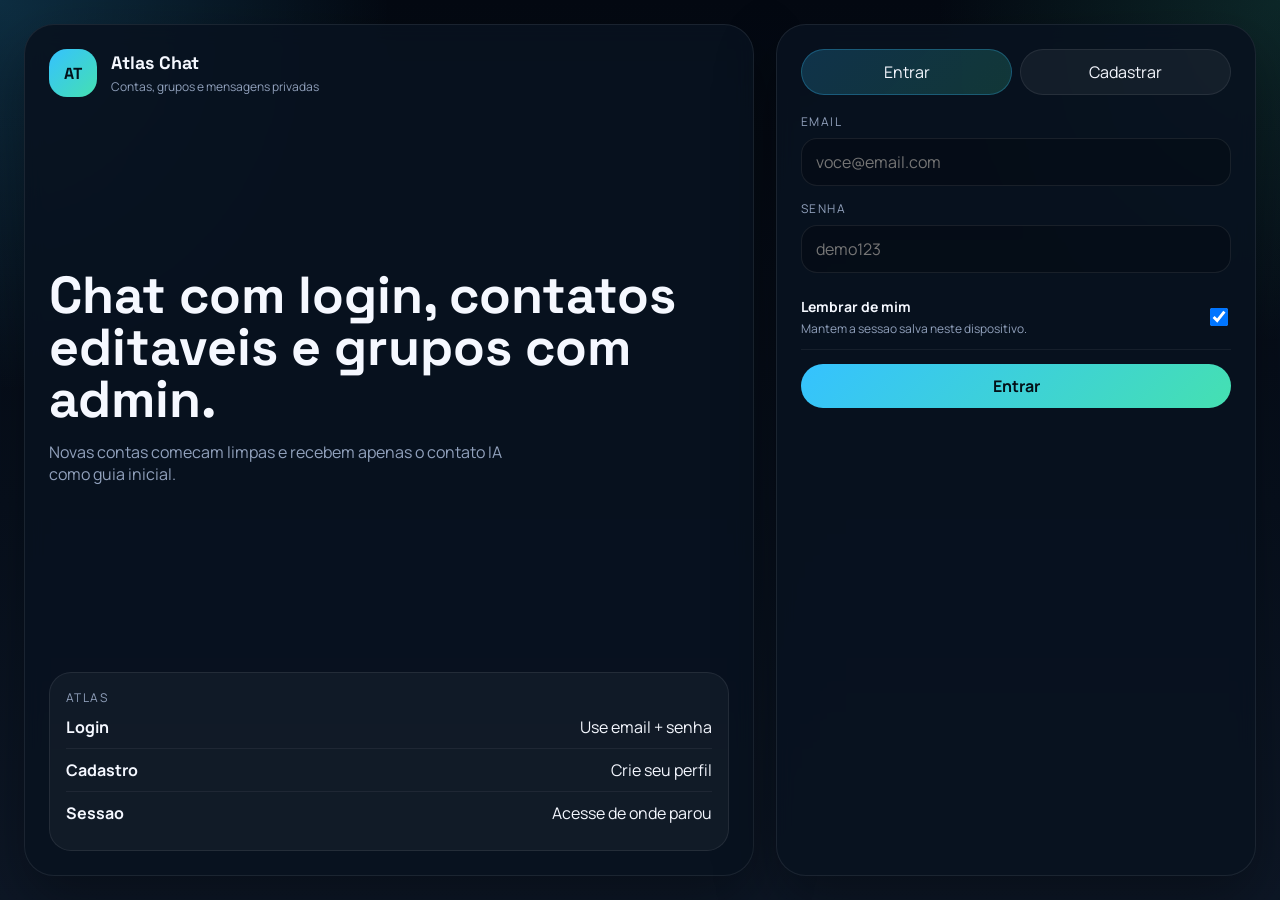
<file: index.html>
<!DOCTYPE html>
<html lang="pt-BR">
<head>
  <meta charset="UTF-8">
  <meta name="viewport" content="width=device-width, initial-scale=1.0">
  <title>Atlas Chat - Login</title>
  <link rel="preconnect" href="https://fonts.googleapis.com">
  <link rel="preconnect" href="https://fonts.gstatic.com" crossorigin>
  <link href="https://fonts.googleapis.com/css2?family=Manrope:wght@400;500;600;700&family=Space+Grotesk:wght@500;700&display=swap" rel="stylesheet">
  <link rel="stylesheet" href="style.css">
</head>
<body class="page-auth">
  <main class="auth-shell">
    <section class="auth-hero">
      <a class="brand brand-auth" href="index.html">
        <span class="brand-mark">AT</span>
        <span>
          <strong>Atlas Chat</strong>
          <small>Contas, grupos e mensagens privadas</small>
        </span>
      </a>

      <div class="auth-copy">
        <h1>Chat com login, contatos editaveis e grupos com admin.</h1>
        <p>Novas contas comecam limpas e recebem apenas o contato IA como guia inicial.</p>
      </div>

      <div class="auth-demo">
        <div class="card-kicker">Atlas</div>
        <div class="demo-item"><strong>Login</strong><span>Use email + senha</span></div>
        <div class="demo-item"><strong>Cadastro</strong><span>Crie seu perfil</span></div>
        <div class="demo-item"><strong>Sessao</strong><span>Acesse de onde parou</span></div>
      </div>
    </section>

    <section class="auth-panel">
      <div class="auth-tabs">
        <button id="login-tab" class="auth-tab active" type="button">Entrar</button>
        <button id="register-tab" class="auth-tab" type="button">Cadastrar</button>
      </div>

      <form id="login-form" class="auth-form">
        <label class="field">
          <span>Email</span>
          <input id="login-identifier" type="email" placeholder="voce@email.com" required>
        </label>
        <label class="field">
          <span>Senha</span>
          <input id="login-password" type="password" placeholder="demo123" required>
        </label>
        <label class="toggle-row auth-remember-row">
          <div>
            <strong>Lembrar de mim</strong>
            <span class="muted-line">Mantem a sessao salva neste dispositivo.</span>
          </div>
          <input id="remember-me" type="checkbox" checked>
        </label>
        <button class="primary-btn wide" type="submit">Entrar</button>
      </form>

      <form id="register-form" class="auth-form hidden">
        <label class="field">
          <span>Nome</span>
          <input id="register-name" type="text" placeholder="Seu nome" required>
        </label>
        <label class="field">
          <span>Usuario</span>
          <input id="register-username" type="text" placeholder="usuario.sem.espacos" required>
          <small class="field-note">Sem espacos, acentos ou caracteres especiais fora de . _ -</small>
        </label>
        <label class="field">
          <span>Email</span>
          <input id="register-email" type="email" placeholder="voce@atlas.local" required>
        </label>
        <label class="field">
          <span>Bio</span>
          <input id="register-bio" type="text" placeholder="Ex.: Product designer">
        </label>
        <label class="field">
          <span>Senha</span>
          <input id="register-password" type="password" placeholder="Crie uma senha" required>
        </label>
        <label class="field">
          <span>Confirmar senha</span>
          <input id="register-confirm-password" type="password" placeholder="Repita a senha" required>
        </label>
        <button class="primary-btn wide" type="submit">Criar conta</button>
      </form>

      <p id="auth-feedback" class="auth-feedback"></p>
    </section>
  </main>

  <script type="module" src="auth.js"></script>
</body>
</html>
</file>
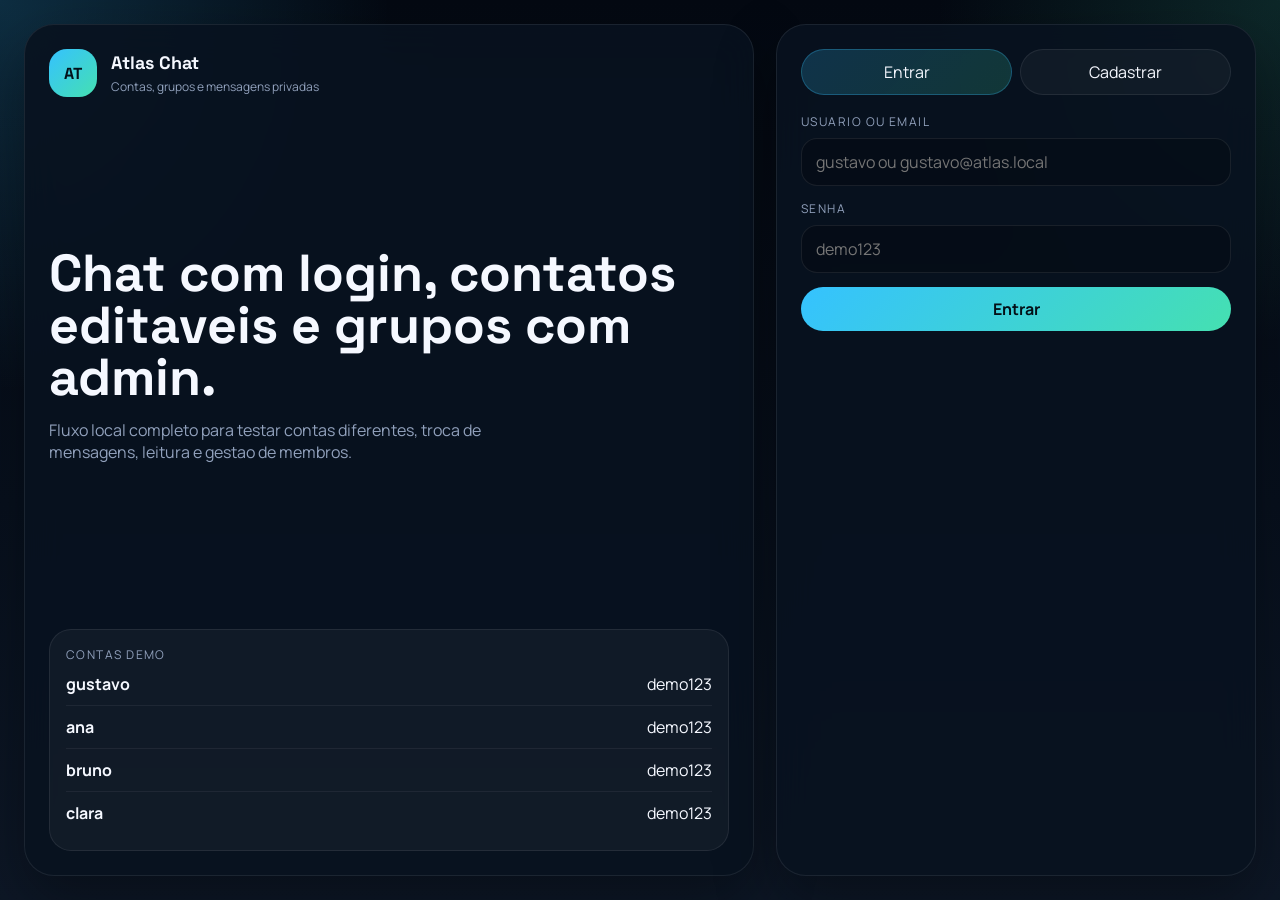
<file: backup/local-storage-demo/index.html>
<!DOCTYPE html>
<html lang="pt-BR">
<head>
  <meta charset="UTF-8">
  <meta name="viewport" content="width=device-width, initial-scale=1.0">
  <title>Atlas Chat - Login</title>
  <link rel="preconnect" href="https://fonts.googleapis.com">
  <link rel="preconnect" href="https://fonts.gstatic.com" crossorigin>
  <link href="https://fonts.googleapis.com/css2?family=Manrope:wght@400;500;600;700&family=Space+Grotesk:wght@500;700&display=swap" rel="stylesheet">
  <link rel="stylesheet" href="style.css">
</head>
<body class="page-auth">
  <main class="auth-shell">
    <section class="auth-hero">
      <a class="brand brand-auth" href="index.html">
        <span class="brand-mark">AT</span>
        <span>
          <strong>Atlas Chat</strong>
          <small>Contas, grupos e mensagens privadas</small>
        </span>
      </a>

      <div class="auth-copy">
        <h1>Chat com login, contatos editaveis e grupos com admin.</h1>
        <p>Fluxo local completo para testar contas diferentes, troca de mensagens, leitura e gestao de membros.</p>
      </div>

      <div class="auth-demo">
        <div class="card-kicker">Contas demo</div>
        <div class="demo-item"><strong>gustavo</strong><span>demo123</span></div>
        <div class="demo-item"><strong>ana</strong><span>demo123</span></div>
        <div class="demo-item"><strong>bruno</strong><span>demo123</span></div>
        <div class="demo-item"><strong>clara</strong><span>demo123</span></div>
      </div>
    </section>

    <section class="auth-panel">
      <div class="auth-tabs">
        <button id="login-tab" class="auth-tab active" type="button">Entrar</button>
        <button id="register-tab" class="auth-tab" type="button">Cadastrar</button>
      </div>

      <form id="login-form" class="auth-form">
        <label class="field">
          <span>Usuario ou email</span>
          <input id="login-identifier" type="text" placeholder="gustavo ou gustavo@atlas.local" required>
        </label>
        <label class="field">
          <span>Senha</span>
          <input id="login-password" type="password" placeholder="demo123" required>
        </label>
        <button class="primary-btn wide" type="submit">Entrar</button>
      </form>

      <form id="register-form" class="auth-form hidden">
        <label class="field">
          <span>Nome</span>
          <input id="register-name" type="text" placeholder="Seu nome" required>
        </label>
        <label class="field">
          <span>Usuario</span>
          <input id="register-username" type="text" placeholder="seuusuario" required>
        </label>
        <label class="field">
          <span>Email</span>
          <input id="register-email" type="email" placeholder="voce@atlas.local" required>
        </label>
        <label class="field">
          <span>Bio</span>
          <input id="register-bio" type="text" placeholder="Ex.: Product designer">
        </label>
        <label class="field">
          <span>Senha</span>
          <input id="register-password" type="password" placeholder="Crie uma senha" required>
        </label>
        <button class="primary-btn wide" type="submit">Criar conta</button>
      </form>

      <p id="auth-feedback" class="auth-feedback"></p>
    </section>
  </main>

  <script type="module" src="auth.js"></script>
</body>
</html>
</file>
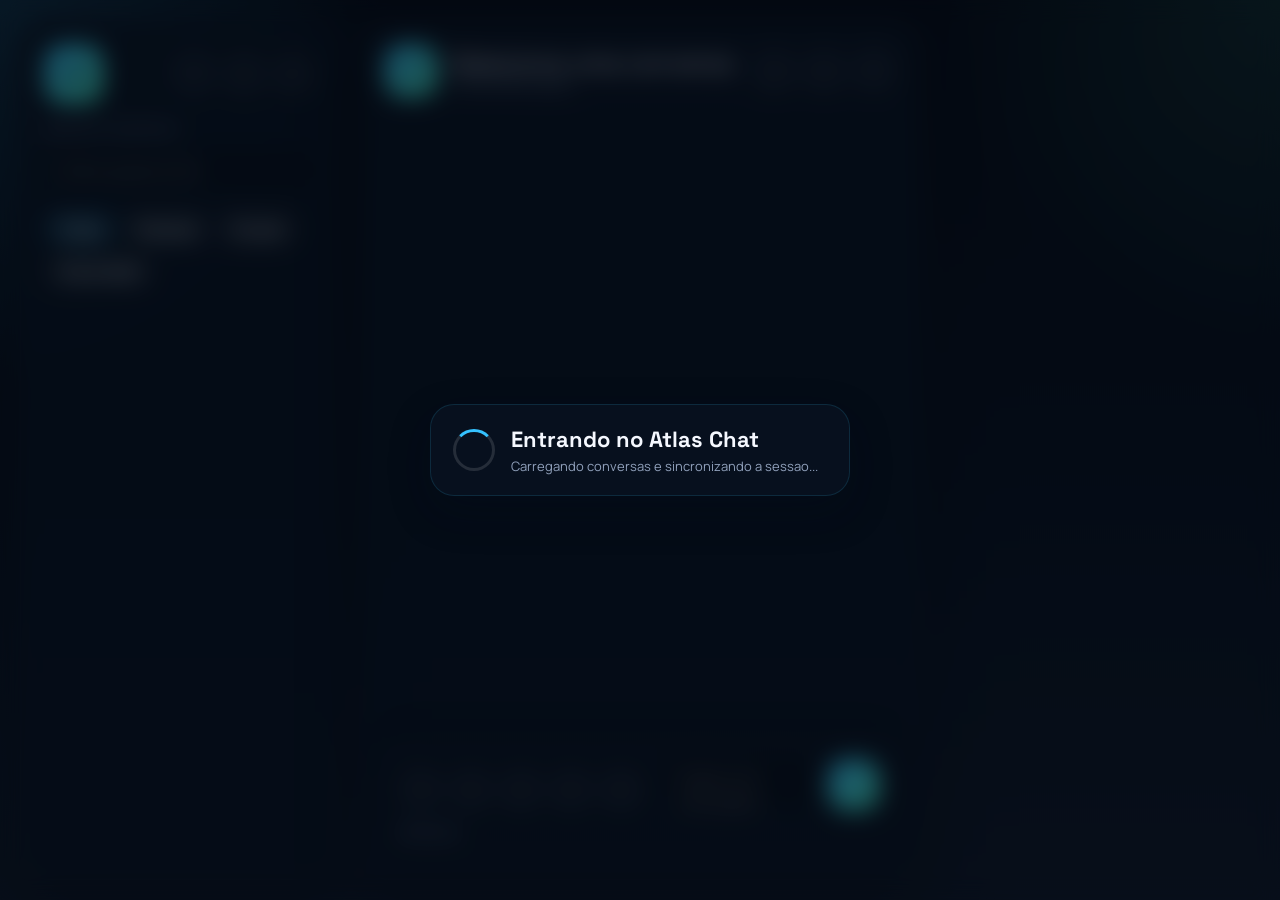
<file: chat.html>
<!DOCTYPE html>
<html lang="pt-BR">
<head>
  <meta charset="UTF-8">
  <meta name="viewport" content="width=device-width, initial-scale=1.0">
  <title>Atlas Chat</title>
  <link rel="preconnect" href="https://fonts.googleapis.com">
  <link rel="preconnect" href="https://fonts.gstatic.com" crossorigin>
  <link rel="stylesheet" href="https://cdnjs.cloudflare.com/ajax/libs/font-awesome/6.5.2/css/all.min.css" crossorigin="anonymous" referrerpolicy="no-referrer">
  <link href="https://fonts.googleapis.com/css2?family=Manrope:wght@400;500;600;700&family=Space+Grotesk:wght@500;700&display=swap" rel="stylesheet">
  <link rel="stylesheet" href="style.css">
</head>
<body class="page-chat">
  <div class="chat-app">
    <aside class="sidebar">
      <div class="sidebar-top">
        <div class="session-menu-wrap">
          <button id="session-menu-btn" class="session-menu-btn" type="button" title="Conta logada">
            <span id="session-avatar" class="current-user-avatar">ME</span>
          </button>
          <div id="session-menu" class="profile-popover hidden">
            <div class="profile-popover-head">
              <div id="session-popover-avatar" class="member-avatar">ME</div>
              <div class="profile-popover-meta">
                <strong id="session-name">Conta</strong>
                <span id="session-handle">@user</span>
              </div>
            </div>
          </div>
        </div>
        <div class="sidebar-head-actions">
          <div class="quick-create-wrap">
            <button id="quick-create-btn" class="icon-btn" type="button" title="Criar"></button>
            <div id="quick-create-menu" class="context-menu quick-create-menu hidden">
              <button class="context-menu-item quick-create-item" data-quick-action="add-contact" type="button">
                <span id="quick-create-add-icon" class="context-menu-icon quick-create-item-icon"></span>
                <span class="quick-create-copy">
                  <strong>Adicionar contato</strong>
                  <small>Iniciar conversa privada</small>
                </span>
              </button>
              <button class="context-menu-item quick-create-item" data-quick-action="create-group" type="button">
                <span id="quick-create-group-icon" class="context-menu-icon quick-create-item-icon"></span>
                <span class="quick-create-copy">
                  <strong>Criar grupo</strong>
                  <small>Reunir varias pessoas</small>
                </span>
              </button>
            </div>
          </div>
          <a id="settings-link" class="icon-link" href="settings.html" title="Configuracoes"></a>
          <button id="logout-btn" class="icon-btn" type="button" title="Sair"></button>
        </div>
      </div>

      <label class="search-field">
        <span>Buscar conversa</span>
        <input id="thread-search" type="search" placeholder="Nome, grupo ou bio">
      </label>

      <div class="filter-row">
        <button class="filter-chip active" data-filter="all" type="button">Todas</button>
        <button class="filter-chip" data-filter="direct" type="button">Pessoas</button>
        <button class="filter-chip" data-filter="group" type="button">Grupos</button>
        <button class="filter-chip" data-filter="archived" type="button">Arquivadas</button>
      </div>

      <div id="thread-list" class="thread-list"></div>
    </aside>

    <main class="chat-shell">
      <header class="chat-header">
        <div class="chat-identity">
          <button id="mobile-chat-back-btn" class="icon-btn mobile-chat-back-btn" type="button" title="Voltar"></button>
          <button id="chat-avatar" class="chat-avatar avatar-photo-trigger" type="button">AT</button>
          <div>
            <div id="chat-title" class="chat-title">Selecione uma conversa</div>
            <div id="chat-subtitle" class="chat-subtitle">Chat privado ou grupo</div>
          </div>
        </div>
        <div class="chat-actions">
          <button id="conversation-search-btn" class="icon-btn" type="button" title="Buscar na conversa"></button>
          <button id="details-btn" class="icon-btn" type="button" title="Detalhes"></button>
          <div class="conversation-menu-wrap">
            <button id="conversation-menu-btn" class="icon-btn" type="button" title="Mais opcoes"></button>
            <div id="conversation-menu" class="context-menu hidden"></div>
          </div>
        </div>
      </header>

      <section id="selection-bar" class="selection-bar hidden">
        <div class="selection-copy">
          <strong id="selection-count">0 mensagens</strong>
          <span id="selection-hint">Selecao multipla ativa.</span>
        </div>
        <div class="selection-actions">
          <button id="selection-copy-btn" class="icon-btn" type="button" title="Copiar"></button>
          <button id="selection-favorite-btn" class="icon-btn" type="button" title="Favoritar"></button>
          <button id="selection-forward-btn" class="icon-btn" type="button" title="Encaminhar"></button>
          <button id="selection-delete-btn" class="icon-btn" type="button" title="Apagar"></button>
          <button id="selection-cancel-btn" class="ghost-btn compact" type="button">Cancelar</button>
        </div>
      </section>

      <section id="pinned-banner" class="pinned-banner hidden"></section>

      <section id="conversation-search-panel" class="search-panel hidden">
        <div class="search-row">
          <input id="conversation-search-input" type="search" placeholder="Buscar nesta conversa">
          <button id="conversation-search-close" class="ghost-btn compact" type="button">Fechar</button>
        </div>
        <div id="conversation-search-results" class="search-results"></div>
      </section>

      <section id="messages" class="message-feed"></section>

      <section id="reply-banner" class="reply-banner hidden">
        <div>
          <strong>Respondendo</strong>
          <span id="reply-text"></span>
        </div>
        <button id="reply-cancel" class="ghost-btn compact" type="button">Cancelar</button>
      </section>

      <div class="feed-fab-stack">
        <button id="scroll-bottom-btn" class="mention-jump-btn scroll-bottom-btn hidden" type="button" title="Ir para o fim da conversa"></button>
        <button id="mention-jump-btn" class="mention-jump-btn hidden" type="button" title="Ir para a mencao">
          <span class="mention-jump-icon" aria-hidden="true"></span>
          <span id="mention-jump-label">Ir para a mencao</span>
        </button>
      </div>

      <form id="composer-form" class="composer">
        <div id="attachment-preview" class="attachment-preview hidden"></div>
        <div id="mention-panel" class="mention-panel hidden"></div>
        <div class="composer-row">
          <div class="composer-tools">
            <button id="emoji-btn" class="icon-btn" type="button" title="Emoji"></button>
            <button id="image-btn" class="icon-btn" type="button" title="Imagem"></button>
            <button id="camera-btn" class="icon-btn" type="button" title="Foto na hora"></button>
            <button id="file-btn" class="icon-btn" type="button" title="Documento"></button>
            <button id="voice-btn" class="icon-btn" type="button" title="Audio"></button>
          </div>
          <textarea id="composer" rows="1" placeholder="Digite uma mensagem"></textarea>
          <button id="send-btn" class="send-btn" type="button" title="Enviar"></button>
        </div>
        <div class="composer-meta">
          <span id="draft-status">Draft salvo</span>
          <span id="typing-indicator" class="typing hidden">digitando...</span>
        </div>
      </form>
    </main>

    <aside id="details-drawer" class="details-drawer hidden">
      <div class="drawer-head">
        <div>
          <div class="card-kicker">Detalhes</div>
          <h2 id="drawer-title">Conversa</h2>
        </div>
        <button id="drawer-close" class="icon-btn" type="button" title="Fechar"></button>
      </div>
      <div id="drawer-body" class="drawer-body"></div>
    </aside>
  </div>

  <input id="image-input" type="file" accept="image/*" hidden>
  <input id="camera-input" type="file" accept="image/*" capture="environment" hidden>
  <input id="doc-input" type="file" accept=".pdf,.doc,.docx,.txt,.xls,.xlsx" hidden>

  <div id="emoji-panel" class="floating-panel hidden"></div>

  <div id="modal-layer" class="modal-layer hidden">
    <div class="modal-card">
      <div class="modal-head">
        <div>
          <div class="card-kicker" id="modal-kicker">Editor</div>
          <h2 id="modal-title">Ajustes</h2>
        </div>
        <button id="modal-close" class="icon-btn" type="button" title="Fechar"></button>
      </div>
      <div id="modal-body" class="modal-body"></div>
    </div>
  </div>

  <div id="lightbox" class="lightbox hidden">
    <button id="lightbox-close" class="lightbox-close" type="button">Fechar</button>
    <img id="lightbox-img" alt="preview">
  </div>

  <div id="camera-layer" class="camera-layer hidden">
    <div class="camera-card">
      <div class="camera-head">
        <div>
          <div class="card-kicker">Camera</div>
          <h2>Foto na hora</h2>
        </div>
        <button id="camera-close" class="icon-btn" type="button" title="Fechar"></button>
      </div>
      <div class="camera-stage">
        <video id="camera-video" autoplay playsinline muted></video>
        <div class="camera-grid" aria-hidden="true"></div>
      </div>
      <div class="camera-actions">
        <span id="camera-status" class="muted-line">Abrindo camera...</span>
        <div class="camera-action-buttons">
          <button id="camera-flip-btn" class="ghost-btn compact" type="button">Rotacionar camera</button>
          <button id="camera-fallback-btn" class="ghost-btn compact" type="button">Usar seletor</button>
          <button id="camera-capture-btn" class="primary-btn" type="button" disabled>Capturar</button>
        </div>
      </div>
    </div>
  </div>

  <div id="undo-toast" class="undo-toast hidden"></div>
  <div id="boot-overlay" class="boot-overlay">
    <div class="boot-card">
      <div class="boot-spinner" aria-hidden="true"></div>
      <div class="boot-copy">
        <strong>Entrando no Atlas Chat</strong>
        <span id="boot-status">Carregando conversas e sincronizando a sessao...</span>
      </div>
    </div>
  </div>

  <script type="module" src="app.js"></script>
</body>
</html>
</file>
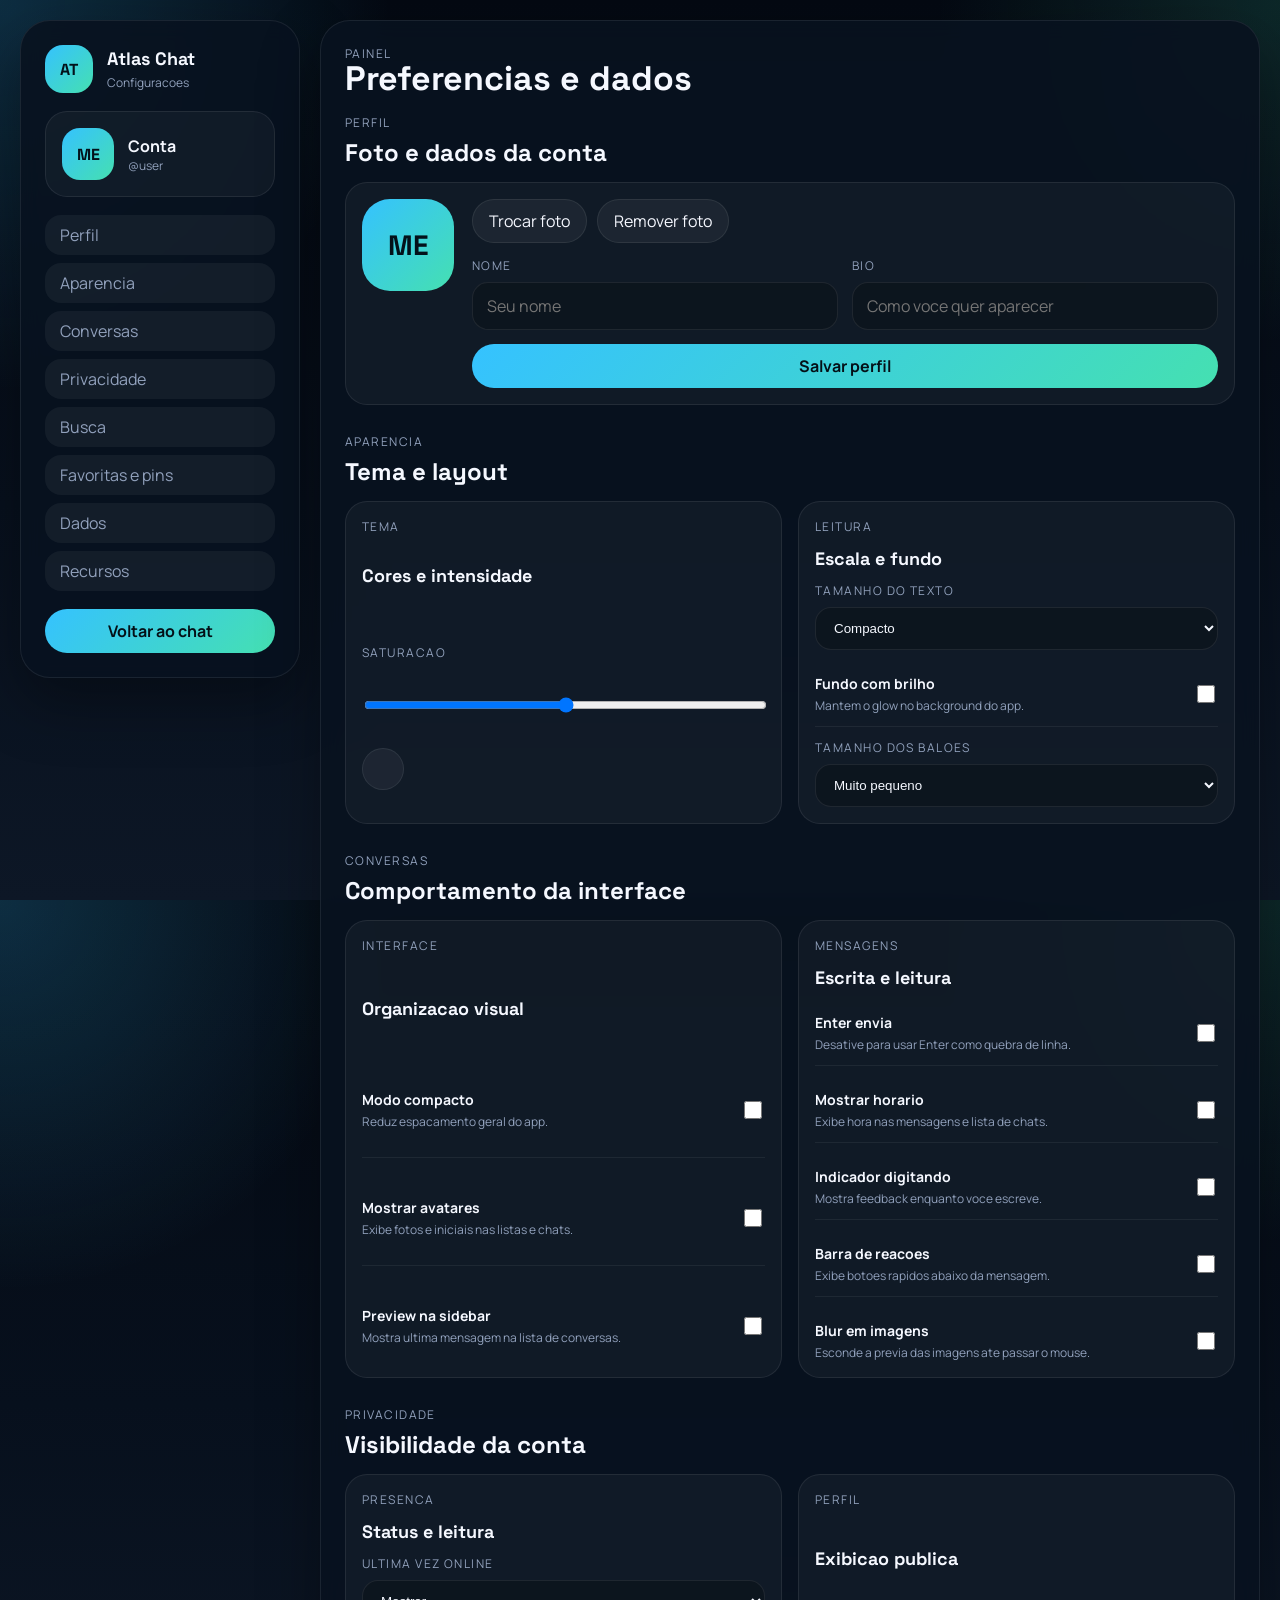
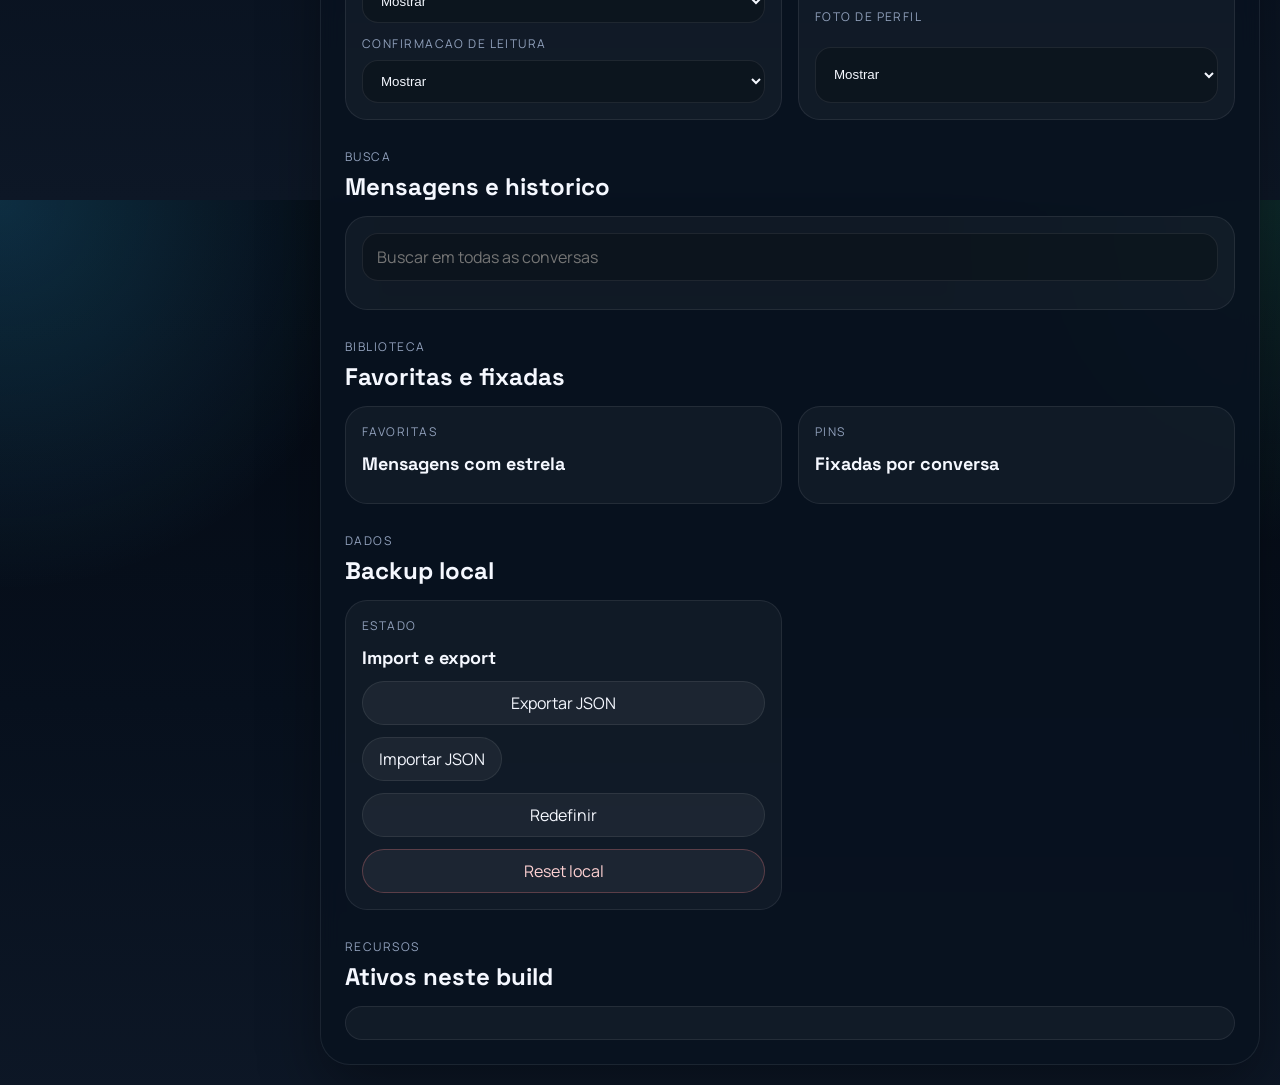
<file: settings.html>
<!DOCTYPE html>
<html lang="pt-BR">
<head>
  <meta charset="UTF-8">
  <meta name="viewport" content="width=device-width, initial-scale=1.0">
  <title>Atlas Chat - Configuracoes</title>
  <link rel="preconnect" href="https://fonts.googleapis.com">
  <link rel="preconnect" href="https://fonts.gstatic.com" crossorigin>
  <link href="https://fonts.googleapis.com/css2?family=Manrope:wght@400;500;600;700&family=Space+Grotesk:wght@500;700&display=swap" rel="stylesheet">
  <link rel="stylesheet" href="style.css">
</head>
<body class="page-settings">
  <div class="settings-shell">
    <aside class="settings-sidebar">
      <a class="brand" href="chat.html">
        <span class="brand-mark">AT</span>
        <span>
          <strong>Atlas Chat</strong>
          <small>Configuracoes</small>
        </span>
      </a>

      <div class="settings-profile">
        <div id="settings-avatar" class="current-user-avatar">ME</div>
        <div>
          <strong id="settings-name">Conta</strong>
          <div id="settings-handle" class="muted-line">@user</div>
        </div>
      </div>

      <nav class="settings-nav">
        <a class="settings-nav-link" href="#section-profile">Perfil</a>
        <a class="settings-nav-link" href="#section-appearance">Aparencia</a>
        <a class="settings-nav-link" href="#section-conversations">Conversas</a>
        <a class="settings-nav-link" href="#section-privacy">Privacidade</a>
        <a class="settings-nav-link" href="#section-search">Busca</a>
        <a class="settings-nav-link" href="#section-library">Favoritas e pins</a>
        <a class="settings-nav-link" href="#section-data">Dados</a>
        <a class="settings-nav-link" href="#section-features">Recursos</a>
      </nav>

      <a class="primary-btn wide" href="chat.html">Voltar ao chat</a>
    </aside>

    <main class="settings-main">
      <div class="settings-mobile-bar">
        <a class="icon-link settings-mobile-back" href="chat.html" title="Voltar"></a>
        <div class="settings-mobile-copy">
          <strong>Configuracoes</strong>
          <span class="muted-line">Conta, privacidade e conversas</span>
        </div>
        <button id="settings-mobile-reset" class="ghost-btn compact settings-mobile-reset" type="button">Restaurar</button>
      </div>
      <header class="settings-head">
        <div>
          <div class="card-kicker">Painel</div>
          <h1>Preferencias e dados</h1>
        </div>
      </header>

      <div class="settings-stack">
        <section id="section-profile" class="settings-section">
          <div class="settings-section-head">
            <div class="card-kicker">Perfil</div>
            <h2>Foto e dados da conta</h2>
          </div>
          <div class="settings-card">
            <div class="profile-editor">
              <div id="profile-photo-preview" class="profile-photo-frame">ME</div>
              <div class="profile-editor-main">
                <div class="profile-photo-actions">
                  <label class="ghost-btn file-field" role="button" tabindex="0">
                    <span>Trocar foto</span>
                    <input id="profile-photo-input" type="file" accept="image/*" hidden>
                  </label>
                  <button id="profile-photo-remove" class="ghost-btn" type="button">Remover foto</button>
                </div>
                <div class="profile-editor-fields">
                  <label class="field">
                    <span>Nome</span>
                    <input id="profile-name-input" type="text" placeholder="Seu nome">
                  </label>
                  <label class="field">
                    <span>Bio</span>
                    <input id="profile-bio-input" type="text" placeholder="Como voce quer aparecer">
                  </label>
                </div>
                <button id="profile-save-btn" class="primary-btn" type="button">Salvar perfil</button>
              </div>
            </div>
          </div>
        </section>

        <section id="section-appearance" class="settings-section">
          <div class="settings-section-head">
            <div class="card-kicker">Aparencia</div>
            <h2>Tema e layout</h2>
          </div>
          <div class="settings-grid">
            <section class="settings-card">
              <div class="card-kicker">Tema</div>
              <h3>Cores e intensidade</h3>
              <div id="theme-palette" class="palette-grid"></div>
              <label class="field">
                <span>Saturacao</span>
                <input id="saturation-range" type="range" min="0.6" max="1.4" step="0.05" value="1">
              </label>
              <button id="mode-toggle" class="icon-btn theme-toggle" type="button" aria-label="Alternar tema" title="Alternar tema"></button>
            </section>

            <section class="settings-card">
              <div class="card-kicker">Leitura</div>
              <h3>Escala e fundo</h3>
              <label class="field">
                <span>Tamanho do texto</span>
                <select id="font-scale-select">
                  <option value="sm">Compacto</option>
                  <option value="md">Padrao</option>
                  <option value="lg">Confortavel</option>
                </select>
              </label>
              <label class="toggle-row">
                <div>
                  <strong>Fundo com brilho</strong>
                  <span class="muted-line">Mantem o glow no background do app.</span>
                </div>
                <input id="wallpaper-glow-toggle" type="checkbox">
              </label>
              <label class="field">
                <span>Tamanho dos baloes</span>
                <select id="bubble-size-select">
                  <option value="xs">Muito pequeno</option>
                  <option value="sm">Pequeno</option>
                  <option value="md">Medio</option>
                  <option value="lg">Grande</option>
                  <option value="xl">Muito grande</option>
                </select>
              </label>
            </section>
          </div>
        </section>

        <section id="section-conversations" class="settings-section">
          <div class="settings-section-head">
            <div class="card-kicker">Conversas</div>
            <h2>Comportamento da interface</h2>
          </div>
          <div class="settings-grid">
            <section class="settings-card">
              <div class="card-kicker">Interface</div>
              <h3>Organizacao visual</h3>
              <label class="toggle-row">
                <div>
                  <strong>Modo compacto</strong>
                  <span class="muted-line">Reduz espacamento geral do app.</span>
                </div>
                <input id="compact-mode-toggle" type="checkbox">
              </label>
              <label class="toggle-row">
                <div>
                  <strong>Mostrar avatares</strong>
                  <span class="muted-line">Exibe fotos e iniciais nas listas e chats.</span>
                </div>
                <input id="show-avatars-toggle" type="checkbox">
              </label>
              <label class="toggle-row">
                <div>
                  <strong>Preview na sidebar</strong>
                  <span class="muted-line">Mostra ultima mensagem na lista de conversas.</span>
                </div>
                <input id="show-sidebar-preview-toggle" type="checkbox">
              </label>
            </section>

            <section class="settings-card">
              <div class="card-kicker">Mensagens</div>
              <h3>Escrita e leitura</h3>
              <label class="toggle-row">
                <div>
                  <strong>Enter envia</strong>
                  <span class="muted-line">Desative para usar Enter como quebra de linha.</span>
                </div>
                <input id="enter-to-send-toggle" type="checkbox">
              </label>
              <label class="toggle-row">
                <div>
                  <strong>Mostrar horario</strong>
                  <span class="muted-line">Exibe hora nas mensagens e lista de chats.</span>
                </div>
                <input id="show-message-time-toggle" type="checkbox">
              </label>
              <label class="toggle-row">
                <div>
                  <strong>Indicador digitando</strong>
                  <span class="muted-line">Mostra feedback enquanto voce escreve.</span>
                </div>
                <input id="show-typing-indicator-toggle" type="checkbox">
              </label>
              <label class="toggle-row">
                <div>
                  <strong>Barra de reacoes</strong>
                  <span class="muted-line">Exibe botoes rapidos abaixo da mensagem.</span>
                </div>
                <input id="show-reaction-bar-toggle" type="checkbox">
              </label>
              <label class="toggle-row">
                <div>
                  <strong>Blur em imagens</strong>
                  <span class="muted-line">Esconde a previa das imagens ate passar o mouse.</span>
                </div>
                <input id="blur-media-toggle" type="checkbox">
              </label>
            </section>
          </div>
        </section>

        <section id="section-privacy" class="settings-section">
          <div class="settings-section-head">
            <div class="card-kicker">Privacidade</div>
            <h2>Visibilidade da conta</h2>
          </div>
          <div class="settings-grid">
            <section class="settings-card">
              <div class="card-kicker">Presenca</div>
              <h3>Status e leitura</h3>
              <label class="field">
                <span>Ultima vez online</span>
                <select id="privacy-last-seen">
                  <option value="everyone">Mostrar</option>
                  <option value="nobody">Ocultar</option>
                </select>
              </label>
              <label class="field">
                <span>Confirmacao de leitura</span>
                <select id="privacy-read-receipts">
                  <option value="everyone">Mostrar</option>
                  <option value="nobody">Ocultar</option>
                </select>
              </label>
            </section>

            <section class="settings-card">
              <div class="card-kicker">Perfil</div>
              <h3>Exibicao publica</h3>
              <label class="field">
                <span>Foto de perfil</span>
                <select id="privacy-profile-photo">
                  <option value="everyone">Mostrar</option>
                  <option value="nobody">Ocultar</option>
                </select>
              </label>
            </section>
          </div>
        </section>

        <section id="section-search" class="settings-section">
          <div class="settings-section-head">
            <div class="card-kicker">Busca</div>
            <h2>Mensagens e historico</h2>
          </div>
          <div class="settings-card">
            <input id="global-search" type="search" placeholder="Buscar em todas as conversas">
            <div id="global-search-results" class="search-results"></div>
          </div>
        </section>

        <section id="section-library" class="settings-section">
          <div class="settings-section-head">
            <div class="card-kicker">Biblioteca</div>
            <h2>Favoritas e fixadas</h2>
          </div>
          <div class="settings-grid">
            <section class="settings-card">
              <div class="card-kicker">Favoritas</div>
              <h3>Mensagens com estrela</h3>
              <div id="favorite-list" class="pin-list"></div>
            </section>

            <section class="settings-card">
              <div class="card-kicker">Pins</div>
              <h3>Fixadas por conversa</h3>
              <div id="pin-list" class="pin-list"></div>
            </section>
          </div>
        </section>

        <section id="section-data" class="settings-section">
          <div class="settings-section-head">
            <div class="card-kicker">Dados</div>
            <h2>Backup local</h2>
          </div>
          <div class="settings-grid">
            <section class="settings-card">
              <div class="card-kicker">Estado</div>
              <h3>Import e export</h3>
              <button id="export-btn" class="ghost-btn" type="button">Exportar JSON</button>
              <label class="ghost-btn file-field" role="button" tabindex="0">
                <span>Importar JSON</span>
                <input id="import-input" type="file" accept="application/json" hidden>
              </label>
              <button id="reset-settings-btn" class="ghost-btn" type="button">Redefinir</button>
              <button id="reset-btn" class="ghost-btn danger" type="button">Reset local</button>
            </section>
          </div>
        </section>

        <section id="section-features" class="settings-section">
          <div class="settings-section-head">
            <div class="card-kicker">Recursos</div>
            <h2>Ativos neste build</h2>
          </div>
          <div class="settings-card">
            <div id="feature-list" class="feature-grid"></div>
          </div>
        </section>
      </div>
    </main>
  </div>

  <script type="module" src="settings.js"></script>
</body>
</html>
</file>
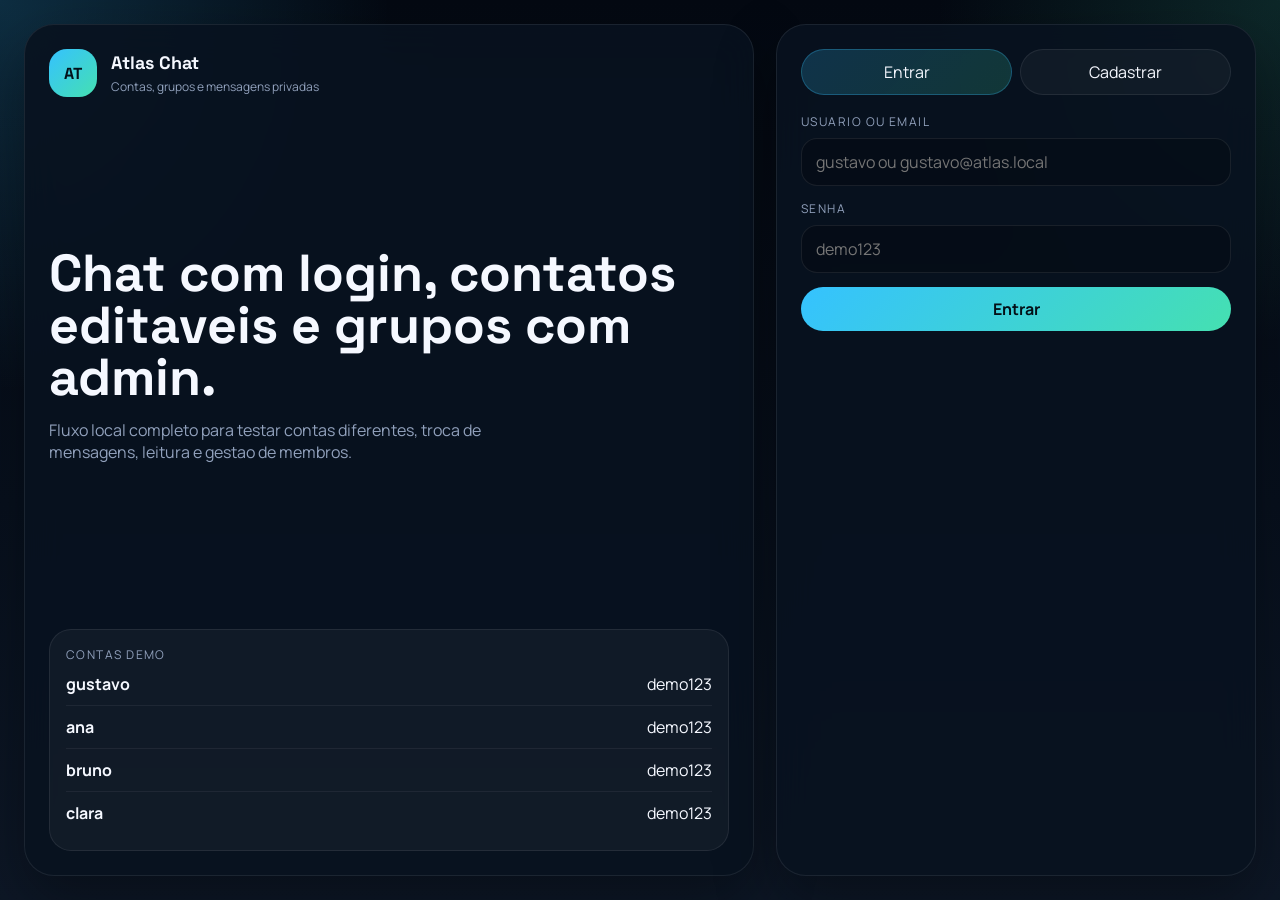
<file: backup/local-storage-demo/chat.html>
<!DOCTYPE html>
<html lang="pt-BR">
<head>
  <meta charset="UTF-8">
  <meta name="viewport" content="width=device-width, initial-scale=1.0">
  <title>Atlas Chat</title>
  <link rel="preconnect" href="https://fonts.googleapis.com">
  <link rel="preconnect" href="https://fonts.gstatic.com" crossorigin>
  <link href="https://fonts.googleapis.com/css2?family=Manrope:wght@400;500;600;700&family=Space+Grotesk:wght@500;700&display=swap" rel="stylesheet">
  <link rel="stylesheet" href="style.css">
</head>
<body class="page-chat">
  <div class="chat-app">
    <aside class="sidebar">
      <div class="sidebar-top">
        <a class="brand" href="chat.html">
          <span class="brand-mark">AT</span>
          <span>
            <strong>Atlas Chat</strong>
            <small>Workspace local</small>
          </span>
        </a>
        <div class="sidebar-head-actions">
          <button id="new-group-btn" class="icon-btn" type="button" title="Novo grupo"></button>
          <a class="icon-link" href="settings.html" title="Configuracoes"></a>
          <button id="logout-btn" class="icon-btn" type="button" title="Sair"></button>
        </div>
      </div>

      <section class="current-user-card">
        <div id="session-avatar" class="current-user-avatar">ME</div>
        <div class="current-user-meta">
          <strong id="session-name">Conta</strong>
          <span id="session-handle">@user</span>
        </div>
      </section>

      <label class="search-field">
        <span>Buscar conversa</span>
        <input id="thread-search" type="search" placeholder="Nome, grupo ou bio">
      </label>

      <div class="filter-row">
        <button class="filter-chip active" data-filter="all" type="button">Todas</button>
        <button class="filter-chip" data-filter="direct" type="button">Pessoas</button>
        <button class="filter-chip" data-filter="group" type="button">Grupos</button>
      </div>

      <div id="thread-list" class="thread-list"></div>
    </aside>

    <main class="chat-shell">
      <header class="chat-header">
        <div class="chat-identity">
          <div id="chat-avatar" class="chat-avatar">AT</div>
          <div>
            <div id="chat-title" class="chat-title">Selecione uma conversa</div>
            <div id="chat-subtitle" class="chat-subtitle">Chat privado ou grupo</div>
          </div>
        </div>
        <div class="chat-actions">
          <button id="conversation-search-btn" class="icon-btn" type="button" title="Buscar na conversa"></button>
          <button id="details-btn" class="icon-btn" type="button" title="Detalhes"></button>
        </div>
      </header>

      <section id="pinned-banner" class="pinned-banner hidden"></section>

      <section id="conversation-search-panel" class="search-panel hidden">
        <div class="search-row">
          <input id="conversation-search-input" type="search" placeholder="Buscar nesta conversa">
          <button id="conversation-search-close" class="ghost-btn compact" type="button">Fechar</button>
        </div>
        <div id="conversation-search-results" class="search-results"></div>
      </section>

      <section id="messages" class="message-feed"></section>

      <section id="reply-banner" class="reply-banner hidden">
        <div>
          <strong>Respondendo</strong>
          <span id="reply-text"></span>
        </div>
        <button id="reply-cancel" class="ghost-btn compact" type="button">Cancelar</button>
      </section>

      <form id="composer-form" class="composer">
        <div id="attachment-preview" class="attachment-preview hidden"></div>
        <div class="composer-row">
          <div class="composer-tools">
            <button id="emoji-btn" class="icon-btn" type="button" title="Emoji"></button>
            <button id="image-btn" class="icon-btn" type="button" title="Imagem"></button>
            <button id="file-btn" class="icon-btn" type="button" title="Documento"></button>
            <button id="voice-btn" class="icon-btn" type="button" title="Audio"></button>
          </div>
          <textarea id="composer" rows="1" placeholder="Digite uma mensagem"></textarea>
          <button id="send-btn" class="send-btn" type="submit" title="Enviar"></button>
        </div>
        <div class="composer-meta">
          <span id="draft-status">Draft salvo</span>
          <span id="typing-indicator" class="typing hidden">digitando...</span>
        </div>
      </form>
    </main>

    <aside id="details-drawer" class="details-drawer hidden">
      <div class="drawer-head">
        <div>
          <div class="card-kicker">Detalhes</div>
          <h2 id="drawer-title">Conversa</h2>
        </div>
        <button id="drawer-close" class="icon-btn" type="button" title="Fechar"></button>
      </div>
      <div id="drawer-body" class="drawer-body"></div>
    </aside>
  </div>

  <input id="image-input" type="file" accept="image/*" hidden>
  <input id="doc-input" type="file" accept=".pdf,.doc,.docx,.txt,.xls,.xlsx" hidden>

  <div id="emoji-panel" class="floating-panel hidden"></div>

  <div id="modal-layer" class="modal-layer hidden">
    <div class="modal-card">
      <div class="modal-head">
        <div>
          <div class="card-kicker" id="modal-kicker">Editor</div>
          <h2 id="modal-title">Ajustes</h2>
        </div>
        <button id="modal-close" class="icon-btn" type="button" title="Fechar"></button>
      </div>
      <div id="modal-body" class="modal-body"></div>
    </div>
  </div>

  <div id="lightbox" class="lightbox hidden">
    <button id="lightbox-close" class="lightbox-close" type="button">Fechar</button>
    <img id="lightbox-img" alt="preview">
  </div>

  <script type="module" src="app.js"></script>
</body>
</html>
</file>
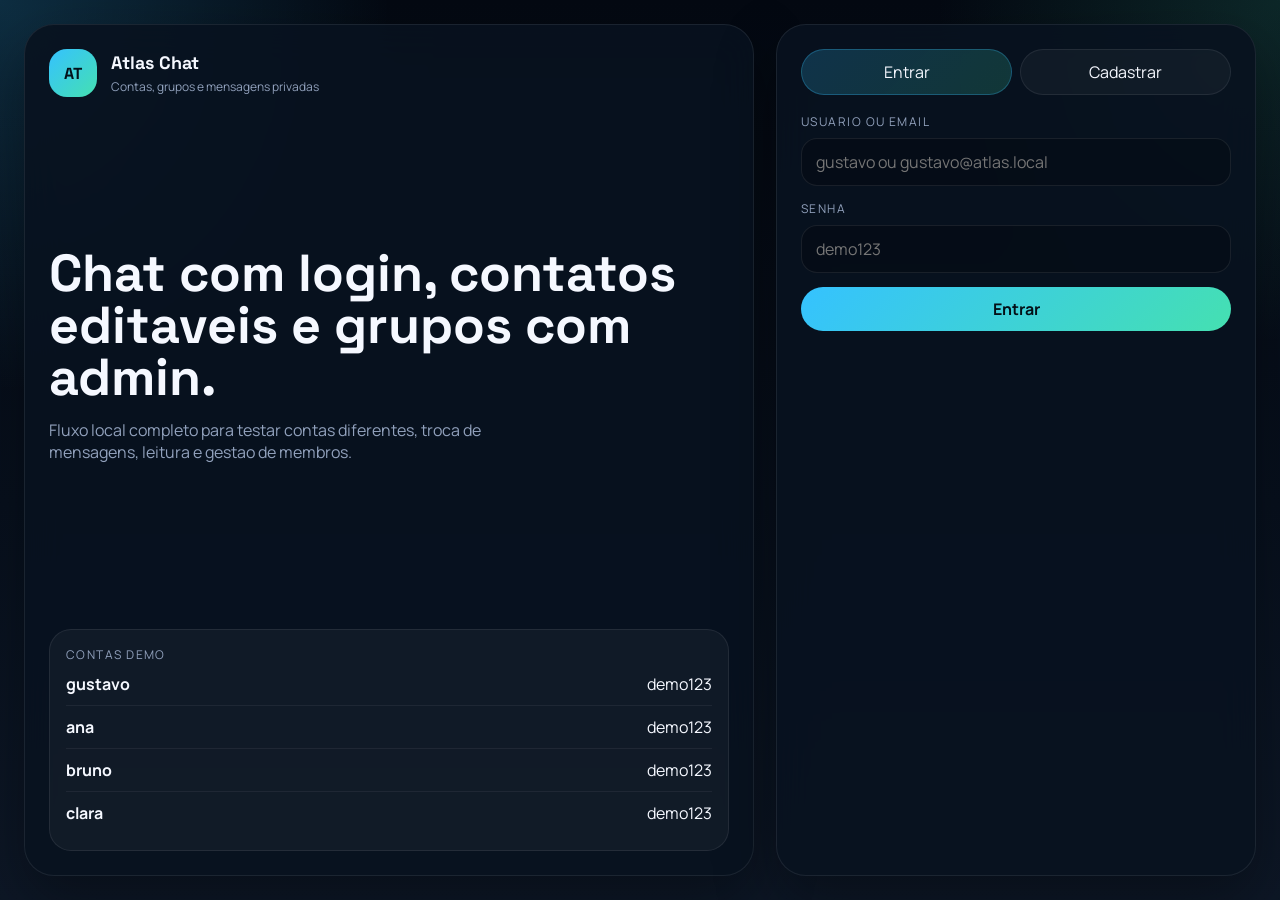
<file: backup/local-storage-demo/settings.html>
<!DOCTYPE html>
<html lang="pt-BR">
<head>
  <meta charset="UTF-8">
  <meta name="viewport" content="width=device-width, initial-scale=1.0">
  <title>Atlas Chat - Configuracoes</title>
  <link rel="preconnect" href="https://fonts.googleapis.com">
  <link rel="preconnect" href="https://fonts.gstatic.com" crossorigin>
  <link href="https://fonts.googleapis.com/css2?family=Manrope:wght@400;500;600;700&family=Space+Grotesk:wght@500;700&display=swap" rel="stylesheet">
  <link rel="stylesheet" href="style.css">
</head>
<body class="page-settings">
  <div class="settings-shell">
    <aside class="settings-sidebar">
      <a class="brand" href="chat.html">
        <span class="brand-mark">AT</span>
        <span>
          <strong>Atlas Chat</strong>
          <small>Configuracoes</small>
        </span>
      </a>

      <div class="settings-profile">
        <div id="settings-avatar" class="current-user-avatar">ME</div>
        <div>
          <strong id="settings-name">Conta</strong>
          <div id="settings-handle" class="muted-line">@user</div>
        </div>
      </div>

      <nav class="settings-nav">
        <a class="settings-nav-link" href="#section-profile">Perfil</a>
        <a class="settings-nav-link" href="#section-appearance">Aparencia</a>
        <a class="settings-nav-link" href="#section-conversations">Conversas</a>
        <a class="settings-nav-link" href="#section-privacy">Privacidade</a>
        <a class="settings-nav-link" href="#section-search">Busca</a>
        <a class="settings-nav-link" href="#section-library">Favoritas e pins</a>
        <a class="settings-nav-link" href="#section-data">Dados</a>
        <a class="settings-nav-link" href="#section-features">Recursos</a>
      </nav>

      <a class="primary-btn wide" href="chat.html">Voltar ao chat</a>
    </aside>

    <main class="settings-main">
      <header class="settings-head">
        <div>
          <div class="card-kicker">Painel</div>
          <h1>Preferencias e dados</h1>
        </div>
      </header>

      <div class="settings-stack">
        <section id="section-profile" class="settings-section">
          <div class="settings-section-head">
            <div class="card-kicker">Perfil</div>
            <h2>Foto e dados da conta</h2>
          </div>
          <div class="settings-card">
            <div class="profile-editor">
              <div id="profile-photo-preview" class="profile-photo-frame">ME</div>
              <div class="profile-editor-main">
                <div class="profile-photo-actions">
                  <label class="ghost-btn file-field" role="button" tabindex="0">
                    <span>Trocar foto</span>
                    <input id="profile-photo-input" type="file" accept="image/*" hidden>
                  </label>
                  <button id="profile-photo-remove" class="ghost-btn" type="button">Remover foto</button>
                </div>
                <div class="profile-editor-fields">
                  <label class="field">
                    <span>Nome</span>
                    <input id="profile-name-input" type="text" placeholder="Seu nome">
                  </label>
                  <label class="field">
                    <span>Bio</span>
                    <input id="profile-bio-input" type="text" placeholder="Como voce quer aparecer">
                  </label>
                </div>
                <button id="profile-save-btn" class="primary-btn" type="button">Salvar perfil</button>
              </div>
            </div>
          </div>
        </section>

        <section id="section-appearance" class="settings-section">
          <div class="settings-section-head">
            <div class="card-kicker">Aparencia</div>
            <h2>Tema e layout</h2>
          </div>
          <div class="settings-grid">
            <section class="settings-card">
              <div class="card-kicker">Tema</div>
              <h3>Cores e intensidade</h3>
              <div id="theme-palette" class="palette-grid"></div>
              <label class="field">
                <span>Saturacao</span>
                <input id="saturation-range" type="range" min="0.6" max="1.4" step="0.05" value="1">
              </label>
              <button id="mode-toggle" class="icon-btn theme-toggle" type="button" aria-label="Alternar tema" title="Alternar tema"></button>
            </section>

            <section class="settings-card">
              <div class="card-kicker">Leitura</div>
              <h3>Escala e fundo</h3>
              <label class="field">
                <span>Tamanho do texto</span>
                <select id="font-scale-select">
                  <option value="sm">Compacto</option>
                  <option value="md">Padrao</option>
                  <option value="lg">Confortavel</option>
                </select>
              </label>
              <label class="toggle-row">
                <div>
                  <strong>Fundo com brilho</strong>
                  <span class="muted-line">Mantem o glow no background do app.</span>
                </div>
                <input id="wallpaper-glow-toggle" type="checkbox">
              </label>
              <label class="toggle-row">
                <div>
                  <strong>Bolhas largas</strong>
                  <span class="muted-line">Aproveita mais a largura da conversa.</span>
                </div>
                <input id="wide-bubbles-toggle" type="checkbox">
              </label>
            </section>
          </div>
        </section>

        <section id="section-conversations" class="settings-section">
          <div class="settings-section-head">
            <div class="card-kicker">Conversas</div>
            <h2>Comportamento da interface</h2>
          </div>
          <div class="settings-grid">
            <section class="settings-card">
              <div class="card-kicker">Interface</div>
              <h3>Organizacao visual</h3>
              <label class="toggle-row">
                <div>
                  <strong>Modo compacto</strong>
                  <span class="muted-line">Reduz espacamento geral do app.</span>
                </div>
                <input id="compact-mode-toggle" type="checkbox">
              </label>
              <label class="toggle-row">
                <div>
                  <strong>Mostrar avatares</strong>
                  <span class="muted-line">Exibe fotos e iniciais nas listas e chats.</span>
                </div>
                <input id="show-avatars-toggle" type="checkbox">
              </label>
              <label class="toggle-row">
                <div>
                  <strong>Preview na sidebar</strong>
                  <span class="muted-line">Mostra ultima mensagem na lista de conversas.</span>
                </div>
                <input id="show-sidebar-preview-toggle" type="checkbox">
              </label>
            </section>

            <section class="settings-card">
              <div class="card-kicker">Mensagens</div>
              <h3>Escrita e leitura</h3>
              <label class="toggle-row">
                <div>
                  <strong>Enter envia</strong>
                  <span class="muted-line">Desative para usar Enter como quebra de linha.</span>
                </div>
                <input id="enter-to-send-toggle" type="checkbox">
              </label>
              <label class="toggle-row">
                <div>
                  <strong>Mostrar horario</strong>
                  <span class="muted-line">Exibe hora nas mensagens e lista de chats.</span>
                </div>
                <input id="show-message-time-toggle" type="checkbox">
              </label>
              <label class="toggle-row">
                <div>
                  <strong>Indicador digitando</strong>
                  <span class="muted-line">Mostra feedback enquanto voce escreve.</span>
                </div>
                <input id="show-typing-indicator-toggle" type="checkbox">
              </label>
              <label class="toggle-row">
                <div>
                  <strong>Barra de reacoes</strong>
                  <span class="muted-line">Exibe botoes rapidos abaixo da mensagem.</span>
                </div>
                <input id="show-reaction-bar-toggle" type="checkbox">
              </label>
              <label class="toggle-row">
                <div>
                  <strong>Blur em imagens</strong>
                  <span class="muted-line">Esconde a previa das imagens ate passar o mouse.</span>
                </div>
                <input id="blur-media-toggle" type="checkbox">
              </label>
            </section>
          </div>
        </section>

        <section id="section-privacy" class="settings-section">
          <div class="settings-section-head">
            <div class="card-kicker">Privacidade</div>
            <h2>Visibilidade da conta</h2>
          </div>
          <div class="settings-grid">
            <section class="settings-card">
              <div class="card-kicker">Presenca</div>
              <h3>Status e leitura</h3>
              <label class="field">
                <span>Ultima vez online</span>
                <select id="privacy-last-seen">
                  <option value="everyone">Mostrar</option>
                  <option value="nobody">Ocultar</option>
                </select>
              </label>
              <label class="field">
                <span>Confirmacao de leitura</span>
                <select id="privacy-read-receipts">
                  <option value="everyone">Mostrar</option>
                  <option value="nobody">Ocultar</option>
                </select>
              </label>
            </section>

            <section class="settings-card">
              <div class="card-kicker">Perfil</div>
              <h3>Exibicao publica</h3>
              <label class="field">
                <span>Foto de perfil</span>
                <select id="privacy-profile-photo">
                  <option value="everyone">Mostrar</option>
                  <option value="nobody">Ocultar</option>
                </select>
              </label>
            </section>
          </div>
        </section>

        <section id="section-search" class="settings-section">
          <div class="settings-section-head">
            <div class="card-kicker">Busca</div>
            <h2>Mensagens e historico</h2>
          </div>
          <div class="settings-card">
            <input id="global-search" type="search" placeholder="Buscar em todas as conversas">
            <div id="global-search-results" class="search-results"></div>
          </div>
        </section>

        <section id="section-library" class="settings-section">
          <div class="settings-section-head">
            <div class="card-kicker">Biblioteca</div>
            <h2>Favoritas e fixadas</h2>
          </div>
          <div class="settings-grid">
            <section class="settings-card">
              <div class="card-kicker">Favoritas</div>
              <h3>Mensagens com estrela</h3>
              <div id="favorite-list" class="pin-list"></div>
            </section>

            <section class="settings-card">
              <div class="card-kicker">Pins</div>
              <h3>Fixadas por conversa</h3>
              <div id="pin-list" class="pin-list"></div>
            </section>
          </div>
        </section>

        <section id="section-data" class="settings-section">
          <div class="settings-section-head">
            <div class="card-kicker">Dados</div>
            <h2>Backup local</h2>
          </div>
          <div class="settings-grid">
            <section class="settings-card">
              <div class="card-kicker">Estado</div>
              <h3>Import e export</h3>
              <button id="export-btn" class="ghost-btn" type="button">Exportar JSON</button>
              <label class="ghost-btn file-field" role="button" tabindex="0">
                <span>Importar JSON</span>
                <input id="import-input" type="file" accept="application/json" hidden>
              </label>
              <button id="reset-btn" class="ghost-btn danger" type="button">Reset local</button>
            </section>
          </div>
        </section>

        <section id="section-features" class="settings-section">
          <div class="settings-section-head">
            <div class="card-kicker">Recursos</div>
            <h2>Ativos neste build</h2>
          </div>
          <div class="settings-card">
            <div id="feature-list" class="feature-grid"></div>
          </div>
        </section>
      </div>
    </main>
  </div>

  <script type="module" src="settings.js"></script>
</body>
</html>
</file>
<file: style.css>
﻿:root {
  --bg: #07101d;
  --bg-soft: #0c1728;
  --panel: rgba(8, 18, 32, 0.9);
  --panel-strong: rgba(8, 18, 32, 0.98);
  --surface: rgba(255, 255, 255, 0.05);
  --surface-strong: rgba(255, 255, 255, 0.08);
  --input-bg: rgba(0, 0, 0, 0.2);
  --card-bg: rgba(255, 255, 255, 0.04);
  --card-bg-strong: rgba(255, 255, 255, 0.07);
  --header-shell: linear-gradient(180deg, rgba(8, 18, 32, 0.98), rgba(8, 18, 32, 0.82));
  --composer-shell: linear-gradient(180deg, rgba(8, 18, 32, 0.78), rgba(8, 18, 32, 0.95));
  --composer-shadow: 0 -10px 24px rgba(0, 0, 0, 0.18);
  --message-card-bg: rgba(255, 255, 255, 0.07);
  --message-card-shadow: 0 10px 30px rgba(0, 0, 0, 0.16);
  --message-own-bg: linear-gradient(135deg, rgba(53, 194, 255, 0.22), rgba(69, 224, 177, 0.16));
  --message-own-border: rgba(53, 194, 255, 0.2);
  --message-text-shadow: 0 1px 0 rgba(0, 0, 0, 0.24);
  --toast-bg: rgba(8, 18, 32, 0.96);
  --text: #f5f8ff;
  --muted: #91a1bc;
  --border: rgba(255, 255, 255, 0.08);
  --accent: #35c2ff;
  --accent-alt: #45e0b1;
  --danger: #ff7e87;
  --radius-xl: 30px;
  --radius-lg: 22px;
  --radius-md: 16px;
  --radius-sm: 12px;
  --shadow: 0 24px 60px rgba(0, 0, 0, 0.34);
  --font-scale: 1;
  --message-bubble-width: min(620px, 72%);
  --message-bubble-min-width: 280px;
  --message-image-width: 280px;
  --message-image-height: 200px;
  --audio-card-width: 280px;
}

* { box-sizing: border-box; }
html, body { min-height: 100%; height: 100%; }
body {
  margin: 0;
  color: var(--text);
  font-size: calc(16px * var(--font-scale));
  font-family: "Manrope", system-ui, sans-serif;
  background: radial-gradient(circle at top left, rgba(53, 194, 255, 0.2), transparent 25%), radial-gradient(circle at top right, rgba(69, 224, 177, 0.14), transparent 22%), linear-gradient(180deg, #040912 0%, #07101d 56%, #0d1726 100%);
}
.page-chat { overflow: hidden; }

a { color: inherit; text-decoration: none; }
button, input, textarea { font: inherit; }
button { cursor: pointer; }
svg { width: 18px; height: 18px; fill: none; stroke: currentColor; stroke-width: 1.8; stroke-linecap: round; stroke-linejoin: round; }
.icon-link i, .icon-btn i { font-size: 18px; line-height: 1; }
.hidden { display: none !important; }

.brand {
  display: flex;
  align-items: center;
  gap: 14px;
}
.brand strong {
  display: block;
  font-family: "Space Grotesk", sans-serif;
  font-size: 18px;
}
.brand small, .muted-line, .thread-subline, .chat-subtitle, .typing, .auth-feedback, .message-head .muted-line, .detail-line span, .composer-meta, .member-meta .muted-line {
  color: var(--muted);
  font-size: 12px;
}
.brand-mark, .thread-avatar, .chat-avatar, .current-user-avatar, .member-avatar, .profile-photo-frame {
  display: grid;
  place-items: center;
  border-radius: 18px;
  background: linear-gradient(135deg, var(--accent), var(--accent-alt));
  color: #03111a;
  font-family: "Space Grotesk", sans-serif;
  font-weight: 700;
  overflow: hidden;
}
.avatar-photo-trigger {
  padding: 0;
  border: 0;
  cursor: pointer;
}
.avatar-photo-trigger:disabled {
  cursor: default;
}
.avatar-photo-trigger:not(:disabled) {
  transition: transform 0.18s ease, box-shadow 0.18s ease;
}
.avatar-photo-trigger:not(:disabled):hover,
.avatar-photo-trigger:not(:disabled):focus-visible {
  transform: translateY(-1px);
  box-shadow: 0 10px 24px rgba(0, 0, 0, 0.18);
}
.brand-mark { width: 48px; height: 48px; }
.brand-mark.has-photo, .thread-avatar.has-photo, .chat-avatar.has-photo, .current-user-avatar.has-photo, .member-avatar.has-photo, .profile-photo-frame.has-photo {
  background: rgba(255,255,255,0.08);
  color: transparent;
}
.brand-mark img, .thread-avatar img, .chat-avatar img, .current-user-avatar img, .member-avatar img, .profile-photo-frame img {
  width: 100%;
  height: 100%;
  display: block;
  object-fit: cover;
}

.primary-btn, .ghost-btn, .icon-btn, .icon-link {
  border-radius: 999px;
  transition: 140ms ease;
}
.primary-btn, .ghost-btn {
  display: inline-flex;
  align-items: center;
  justify-content: center;
  gap: 8px;
  min-height: 44px;
  padding: 0 16px;
  border: 1px solid var(--border);
}
.primary-btn {
  border: none;
  color: #041017;
  background: linear-gradient(135deg, var(--accent), var(--accent-alt));
  font-weight: 700;
}
.primary-btn.wide, .ghost-btn.wide { width: 100%; }
.ghost-btn {
  color: var(--text);
  background: var(--surface);
}
.ghost-btn:hover, .icon-btn:hover, .icon-link:hover, .thread-item:hover, .reaction-btn:hover, .attachment-chip:hover {
  background: var(--surface-strong);
}
.ghost-btn.compact { min-height: 36px; padding: 0 12px; }
.ghost-btn.danger { color: #ffd2d4; border-color: rgba(255, 126, 135, 0.28); }
.icon-btn, .icon-link {
  width: 42px;
  height: 42px;
  display: inline-flex;
  align-items: center;
  justify-content: center;
  color: var(--text);
  border: 1px solid var(--border);
  background: var(--surface);
}
.icon-btn.active { background: rgba(53, 194, 255, 0.16); border-color: rgba(53, 194, 255, 0.28); }
.icon-btn:disabled { opacity: 0.45; cursor: default; }
.icon-btn.mini { width: 34px; height: 34px; }

.field { display: grid; gap: 8px; }
.search-field { display: grid; gap: 8px; }
.current-user-meta { display: grid; gap: 4px; }
.field span, .search-field span, .card-kicker {
  color: var(--muted);
  font-size: 12px;
  text-transform: uppercase;
  letter-spacing: 0.12em;
}
.field-note { color: var(--muted); font-size: 12px; line-height: 1.45; }
.field input, .field textarea, .field select, .search-field input, .settings-card input, .settings-card select, #composer, #conversation-search-input {
  width: 100%;
  border: 1px solid var(--border);
  border-radius: var(--radius-md);
  background: var(--input-bg);
  color: var(--text);
  padding: 12px 14px;
}
.field input:focus, .field textarea:focus, .field select:focus, .search-field input:focus, #composer:focus, #conversation-search-input:focus, .settings-card input:focus, .settings-card select:focus {
  outline: 2px solid rgba(53, 194, 255, 0.26);
}

.page-auth .auth-shell {
  min-height: 100vh;
  display: grid;
  grid-template-columns: minmax(0, 1.1fr) minmax(360px, 480px);
  gap: 22px;
  padding: 24px;
  max-width: 1380px;
  margin: 0 auto;
}
.auth-hero, .auth-panel, .sidebar, .chat-shell, .details-drawer, .settings-sidebar, .settings-main {
  border: 1px solid var(--border);
  border-radius: var(--radius-xl);
  background: var(--panel);
  box-shadow: var(--shadow);
  backdrop-filter: blur(10px);
  animation: shell-enter 0.24s ease both;
}
.auth-hero, .auth-panel, .sidebar, .chat-shell, .details-drawer, .settings-sidebar, .settings-main { padding: 24px; }
.auth-hero { display: grid; align-content: space-between; }
.auth-copy h1, .settings-head h1 {
  margin: 0;
  font-family: "Space Grotesk", sans-serif;
  font-size: clamp(32px, 5vw, 52px);
  line-height: 1;
}
.auth-copy p, .settings-head p { color: var(--muted); max-width: 46ch; }
.auth-demo, .current-user-card, .settings-profile, .detail-card, .search-panel, .reply-banner, .composer, .settings-card, .pin-item, .search-item, .feature-item, .empty-block, .profile-popover {
  border: 1px solid var(--border);
  border-radius: var(--radius-lg);
  background: var(--card-bg);
}
.auth-demo, .current-user-card, .settings-profile, .detail-card, .settings-card, .pin-item, .search-item, .feature-item, .empty-block, .profile-popover { padding: 16px; }
.demo-item { display: flex; align-items: center; justify-content: space-between; padding: 10px 0; border-bottom: 1px solid rgba(255,255,255,0.06); }
.demo-item:last-child { border-bottom: none; }
.auth-tabs { display: grid; grid-template-columns: repeat(2, 1fr); gap: 8px; margin-bottom: 18px; }
.auth-tab {
  min-height: 46px;
  border-radius: 999px;
  border: 1px solid var(--border);
  color: var(--text);
  background: var(--surface);
}
.auth-tab.active { background: linear-gradient(135deg, rgba(53, 194, 255, 0.2), rgba(69, 224, 177, 0.18)); border-color: rgba(53, 194, 255, 0.28); }
.auth-form { display: grid; gap: 14px; }
.auth-feedback { min-height: 18px; margin: 14px 0 0; color: #ffd2d4; }
.auth-remember-row { margin-top: -2px; }

@keyframes shell-enter {
  from {
    opacity: 0;
    transform: translateY(14px) scale(0.992);
  }
  to {
    opacity: 1;
    transform: translateY(0) scale(1);
  }
}

@keyframes panel-slide-in {
  from {
    opacity: 0;
    transform: translateX(18px);
  }
  to {
    opacity: 1;
    transform: translateX(0);
  }
}

@keyframes sheet-rise-in {
  from {
    opacity: 0;
    transform: translateY(28px);
  }
  to {
    opacity: 1;
    transform: translateY(0);
  }
}

.chat-app, .settings-shell {
  min-height: 100dvh;
  display: grid;
  gap: 20px;
  width: 100%;
  max-width: none;
  margin: 0 auto;
  padding: 20px;
}
.chat-app {
  height: 100dvh;
  grid-template-columns: 320px minmax(0, 1fr) 320px;
  overflow: hidden;
}
.settings-shell { grid-template-columns: 280px minmax(0, 1fr); }
.sidebar, .settings-sidebar { display: grid; align-content: start; gap: 18px; min-height: 0; }
.sidebar, .details-drawer { overflow: hidden; }
.chat-identity, .detail-profile {
  display: flex;
  align-items: center;
  gap: 14px;
  min-width: 0;
}
.chat-identity > div:last-child, .detail-profile-meta { min-width: 0; }
.sidebar-top, .chat-header, .settings-head, .drawer-head, .modal-head, .thread-line, .detail-line, .composer-row, .search-row, .member-row {
  display: flex;
  align-items: center;
  justify-content: space-between;
  gap: 12px;
}
.sidebar-head-actions, .chat-actions, .composer-tools, .detail-actions, .member-actions { display: flex; align-items: center; gap: 8px; }
.member-actions { flex-wrap: wrap; justify-content: flex-end; }
.sidebar-head-actions { margin-left: auto; }
.conversation-menu-wrap, .quick-create-wrap, .session-menu-wrap { position: relative; }
.current-user-card, .settings-profile { display: flex; align-items: center; gap: 14px; }
.current-user-avatar, .chat-avatar { width: 52px; height: 52px; }
.session-menu-btn {
  display: inline-flex;
  align-items: center;
  justify-content: center;
  padding: 0;
  border: none;
  background: transparent;
}
.session-menu-btn .current-user-avatar {
  width: 58px;
  height: 58px;
}
.profile-popover {
  position: absolute;
  top: calc(100% + 10px);
  left: 0;
  z-index: 14;
  width: min(240px, calc(100vw - 40px));
  background: var(--panel-strong);
  box-shadow: var(--shadow);
}
.profile-popover-head {
  display: flex;
  align-items: center;
  gap: 12px;
}
.profile-popover-meta {
  display: grid;
  gap: 4px;
}
.profile-popover-meta strong {
  font-family: "Space Grotesk", sans-serif;
  font-size: 16px;
}
.profile-photo-frame {
  width: 92px;
  height: 92px;
  border-radius: 28px;
  font-size: 28px;
}
.thread-list, .member-list, .search-results, .pin-list, .feature-grid { display: grid; gap: 10px; }
.thread-list { min-height: 0; overflow: auto; align-content: start; }
.thread-item {
  width: 100%;
  display: grid;
  grid-template-columns: 54px minmax(0, 1fr) auto;
  gap: 12px;
  align-items: center;
  padding: 14px;
  border-radius: 22px;
  border: 1px solid transparent;
  color: var(--text);
  background: var(--surface);
  text-align: left;
}
.thread-item.no-avatar { grid-template-columns: minmax(0, 1fr) auto; }
.thread-item.active { background: linear-gradient(135deg, rgba(53, 194, 255, 0.18), var(--card-bg)); border-color: rgba(53, 194, 255, 0.24); }
.thread-item.mention-alert {
  border-color: rgba(249, 115, 22, 0.26);
  box-shadow: inset 0 0 0 1px rgba(249, 115, 22, 0.08);
}
.thread-avatar { width: 54px; height: 54px; }
.thread-main { min-width: 0; }
.thread-side { display: grid; justify-items: end; gap: 6px; }
.thread-line strong, .chat-title, .settings-card h2, .drawer-head h2 { font-family: "Space Grotesk", sans-serif; }
.thread-line strong, .chat-title { font-size: 17px; }
.thread-line span, .unread-badge, .role-chip, .flag-chip, .check-status { font-size: 11px; }
.thread-subline {
  display: flex;
  align-items: center;
  gap: 8px;
  min-width: 0;
}
.thread-subline span:last-child {
  white-space: nowrap;
  overflow: hidden;
  text-overflow: ellipsis;
}
.unread-badge, .role-chip, .flag-chip, .thread-badge {
  min-width: 24px;
  padding: 3px 8px;
  border-radius: 999px;
  border: 1px solid var(--border);
  text-align: center;
}
.thread-badge {
  display: inline-flex;
  align-items: center;
  justify-content: center;
  gap: 6px;
  color: var(--muted);
  background: var(--surface);
  font-size: 11px;
}
.thread-badge.thread-badge-icon {
  width: 26px;
  min-width: 26px;
  height: 26px;
  padding: 0;
  color: var(--accent-alt);
}
.thread-badge.thread-badge-icon svg {
  width: 13px;
  height: 13px;
}
.thread-badge.mention-badge {
  color: #041017;
  border: none;
  background: linear-gradient(135deg, #fb7185, #f59e0b);
  font-weight: 800;
}
.presence-dot {
  width: 9px;
  height: 9px;
  flex: 0 0 auto;
  border-radius: 999px;
  background: rgba(255,255,255,0.16);
}
.presence-dot.online { background: #4ade80; }
.presence-dot.away { background: #fbbf24; }
.presence-dot.offline { background: rgba(255,255,255,0.24); }
.presence-dot.private { background: rgba(255,255,255,0.14); }
.presence-dot.group { background: rgba(53, 194, 255, 0.6); }
.unread-badge { background: linear-gradient(135deg, var(--accent), var(--accent-alt)); color: #041017; border: none; font-weight: 700; }
.filter-row { display: flex; gap: 8px; flex-wrap: wrap; }
.filter-chip {
  min-height: 34px;
  padding: 0 12px;
  border-radius: 999px;
  border: 1px solid var(--border);
  color: var(--text);
  background: var(--surface);
}
.filter-chip.active { background: rgba(53, 194, 255, 0.16); border-color: rgba(53, 194, 255, 0.28); }
.chat-shell {
  display: flex;
  flex-direction: column;
  gap: 16px;
  min-height: 0;
  overflow: hidden;
}
.chat-header {
  position: sticky;
  top: 0;
  z-index: 3;
  padding-bottom: 6px;
  background: var(--header-shell);
}
.chat-title { font-size: 24px; line-height: 1.05; }
.search-panel, .reply-banner, .composer { padding: 14px; }
.feed-fab-stack {
  display: grid;
  gap: 10px;
  align-self: flex-start;
  margin: -4px 0 -4px 4px;
}
.mention-jump-btn {
  display: inline-flex;
  align-items: center;
  gap: 10px;
  margin: 0;
  padding: 0 14px 0 10px;
  min-height: 40px;
  border-radius: 999px;
  border: 1px solid rgba(53, 194, 255, 0.2);
  background: color-mix(in srgb, var(--panel-strong) 84%, transparent);
  color: var(--text);
  box-shadow: 0 10px 24px rgba(4, 12, 24, 0.12);
  backdrop-filter: blur(14px);
}
.scroll-bottom-btn {
  border-color: rgba(69, 224, 177, 0.22);
  width: 42px;
  min-width: 42px;
  padding: 0;
  justify-content: center;
}
.scroll-bottom-btn i {
  font-size: 15px;
}
.mention-jump-icon {
  width: 24px;
  height: 24px;
  display: inline-flex;
  align-items: center;
  justify-content: center;
  border-radius: 999px;
  color: #041017;
  background: linear-gradient(135deg, var(--accent), var(--accent-alt));
}
.mention-jump-icon svg {
  width: 14px;
  height: 14px;
}
#mention-jump-label {
  font-size: 12px;
  font-weight: 700;
  letter-spacing: 0.02em;
}
.boot-overlay {
  position: fixed;
  inset: 0;
  z-index: 80;
  display: grid;
  place-items: center;
  padding: 24px;
  background: rgba(5, 10, 18, 0.58);
  backdrop-filter: blur(12px);
}
.boot-card {
  width: min(420px, 100%);
  display: flex;
  align-items: center;
  gap: 16px;
  padding: 20px 22px;
  border: 1px solid rgba(53, 194, 255, 0.14);
  border-radius: 24px;
  background: color-mix(in srgb, var(--panel-strong) 92%, transparent);
  box-shadow: 0 16px 40px rgba(4, 12, 24, 0.28);
}
.boot-copy {
  display: grid;
  gap: 4px;
}
.boot-copy strong {
  font-family: "Space Grotesk", sans-serif;
  font-size: 22px;
}
.boot-copy span {
  color: var(--muted);
  font-size: 13px;
}
.boot-spinner {
  width: 42px;
  height: 42px;
  border-radius: 999px;
  border: 3px solid rgba(255, 255, 255, 0.12);
  border-top-color: var(--accent);
  animation: boot-spin 0.9s linear infinite;
  flex: 0 0 42px;
}
@keyframes boot-spin {
  to { transform: rotate(360deg); }
}
.pinned-banner {
  padding: 0;
  border: 1px solid rgba(53, 194, 255, 0.16);
  border-radius: var(--radius-lg);
  background: linear-gradient(135deg, rgba(53, 194, 255, 0.1), var(--card-bg));
}
.pinned-banner-card {
  width: 100%;
  display: grid;
  grid-template-columns: auto minmax(0, 1fr);
  gap: 12px;
  padding: 12px 14px;
  border: none;
  background: transparent;
  color: var(--text);
  text-align: left;
}
.pinned-banner-card:hover {
  background: var(--surface);
}
.pinned-banner-icon {
  width: 34px;
  height: 34px;
  display: grid;
  place-items: center;
  border-radius: 12px;
  background: var(--surface-strong);
  color: var(--accent-alt);
}
.pinned-banner-copy {
  display: grid;
  gap: 4px;
  min-width: 0;
}
.pinned-banner-copy strong {
  font-size: 13px;
}
.pinned-banner-copy span {
  color: var(--muted);
  white-space: nowrap;
  overflow: hidden;
  text-overflow: ellipsis;
}
.context-menu {
  position: absolute;
  top: calc(100% + 10px);
  right: 0;
  z-index: 12;
  width: min(240px, calc(100vw - 36px));
  display: grid;
  gap: 6px;
  padding: 8px;
  border: 1px solid var(--border);
  border-radius: 20px;
  background: var(--panel-strong);
  box-shadow: var(--shadow);
  backdrop-filter: blur(18px);
  animation: shell-enter 0.18s ease both;
}
.context-menu-item {
  width: 100%;
  display: flex;
  align-items: center;
  gap: 10px;
  min-height: 42px;
  padding: 0 12px;
  border: 1px solid transparent;
  border-radius: 14px;
  color: var(--text);
  background: var(--card-bg);
  text-align: left;
}
.context-menu-item:hover {
  background: var(--surface-strong);
  border-color: rgba(53, 194, 255, 0.18);
}
.context-menu-item:disabled {
  opacity: 0.45;
  cursor: default;
}
.context-menu-item.danger {
  color: #ffd2d4;
}
.context-menu-icon {
  width: 18px;
  height: 18px;
  display: inline-flex;
  align-items: center;
  justify-content: center;
}
.context-menu-icon svg {
  width: 16px;
  height: 16px;
}
.quick-create-wrap .context-menu {
  left: 0;
  right: auto;
}
.quick-create-menu {
  width: min(280px, calc(100vw - 56px));
  padding: 10px;
  gap: 8px;
  border-radius: 22px;
}
.quick-create-item {
  min-height: 58px;
  padding: 10px 12px;
  align-items: center;
}
.quick-create-item-icon {
  width: 38px;
  height: 38px;
  flex: 0 0 38px;
  border-radius: 14px;
  border: 1px solid rgba(53, 194, 255, 0.14);
  background: linear-gradient(135deg, rgba(53, 194, 255, 0.18), rgba(69, 224, 177, 0.12));
  color: var(--accent-alt);
}
.quick-create-copy {
  display: grid;
  gap: 2px;
  min-width: 0;
}
.quick-create-copy strong {
  font-size: 14px;
  line-height: 1.1;
}
.quick-create-copy small {
  color: var(--muted);
  font-size: 11px;
  line-height: 1.25;
}
.undo-toast {
  position: fixed;
  left: 50%;
  bottom: 24px;
  z-index: 70;
  width: min(460px, calc(100vw - 24px));
  display: grid;
  grid-template-columns: minmax(0, 1fr) auto;
  gap: 14px;
  padding: 14px 16px 18px;
  border: 1px solid rgba(53, 194, 255, 0.22);
  border-radius: 22px;
  background: var(--toast-bg);
  box-shadow: var(--shadow);
  transform: translate(-50%, 20px);
  opacity: 0;
  pointer-events: none;
  transition: opacity 160ms ease, transform 160ms ease;
}
.undo-toast.visible {
  opacity: 1;
  transform: translate(-50%, 0);
  pointer-events: auto;
}
.undo-toast-copy {
  display: grid;
  gap: 4px;
  min-width: 0;
}
.undo-toast-copy strong {
  font-size: 14px;
}
.undo-toast-copy span {
  color: var(--muted);
  font-size: 12px;
}
.undo-toast .ghost-btn {
  align-self: start;
}
.undo-toast-progress {
  grid-column: 1 / -1;
  height: 4px;
  border-radius: 999px;
  background: rgba(255,255,255,0.08);
  overflow: hidden;
}
.undo-toast-progress::after {
  content: "";
  display: block;
  width: 100%;
  height: 100%;
  background: linear-gradient(90deg, var(--accent), var(--accent-alt));
  transform-origin: left center;
  animation: undo-timer 5s linear forwards;
}
@keyframes undo-timer {
  from { transform: scaleX(1); }
  to { transform: scaleX(0); }
}
.search-row { align-items: stretch; }
.selection-bar {
  position: sticky;
  top: 72px;
  z-index: 3;
  display: flex;
  align-items: center;
  justify-content: space-between;
  gap: 16px;
  padding: 12px 14px;
  border: 1px solid rgba(53, 194, 255, 0.18);
  border-radius: var(--radius-lg);
  background: linear-gradient(135deg, rgba(53, 194, 255, 0.14), rgba(12, 28, 48, 0.92));
  box-shadow: 0 10px 28px rgba(4, 12, 24, 0.16);
  backdrop-filter: blur(16px);
}
.selection-copy {
  display: grid;
  gap: 4px;
  min-width: 0;
}
.selection-copy strong {
  font-family: "Space Grotesk", sans-serif;
  font-size: 16px;
}
.selection-copy span {
  color: var(--muted);
  font-size: 12px;
}
.selection-actions {
  display: flex;
  align-items: center;
  gap: 8px;
  flex-wrap: nowrap;
  justify-content: flex-end;
}
.message-feed {
  flex: 1 1 auto;
  min-height: 0;
  overflow: auto;
  overflow-anchor: none;
  contain: layout paint;
  display: grid;
  gap: 10px;
  align-content: start;
  padding: 4px 8px 12px 0;
}
.message-row {
  width: 100%;
  display: flex;
  align-items: flex-end;
  gap: 8px;
  touch-action: pan-y;
}
.message-row.mine {
  justify-content: flex-end;
}
.message-sequence {
  display: grid;
  gap: 3px;
  width: fit-content;
  max-width: min(calc(var(--message-bubble-width) + 54px), 100%);
  justify-self: start;
  border-radius: 24px;
  content-visibility: auto;
  contain-intrinsic-size: 120px;
}
.message-sequence.mine {
  justify-self: end;
}
.message-sequence.stacked {
  padding: 8px 10px;
  background: rgba(255, 255, 255, 0.025);
  border: 1px solid rgba(255, 255, 255, 0.035);
  box-shadow: inset 0 1px 0 rgba(255, 255, 255, 0.025);
}
.message-sequence.mine.stacked {
  background: rgba(53, 194, 255, 0.05);
  border-color: rgba(53, 194, 255, 0.08);
}
.message-avatar-wrap {
  width: 38px;
  height: 38px;
  flex: 0 0 38px;
  display: inline-flex;
  align-items: center;
  justify-content: center;
  align-self: flex-start;
  margin-top: 18px;
  border-radius: 999px;
}
.message-avatar {
  width: 30px;
  height: 30px;
  flex: 0 0 30px;
  align-self: center;
  margin: 0;
  border-radius: 999px;
  font-size: 11px;
}
.message-stack {
  min-width: 0;
  display: grid;
  gap: 4px;
  transition: transform 90ms ease;
}
.message-row.gesture-active .message-stack {
  will-change: transform;
  transform: translateX(var(--swipe-offset, 0px));
}
.message-row.mine .message-stack {
  justify-items: end;
}
.message-sender-label {
  padding: 0 4px;
  color: var(--muted);
  font-size: 11px;
  font-weight: 700;
  letter-spacing: 0.02em;
}
.day-divider {
  display: flex;
  justify-content: center;
  margin: 6px 0 2px;
}
.system-event {
  display: flex;
  justify-content: center;
  margin: 2px 0 4px;
}
.day-divider-pill {
  display: inline-flex;
  align-items: center;
  justify-content: center;
  min-height: 28px;
  padding: 0 14px;
  border-radius: 999px;
  border: 1px solid rgba(53, 194, 255, 0.16);
  background: color-mix(in srgb, var(--panel-strong) 82%, transparent);
  color: var(--muted);
  font-size: 12px;
  font-weight: 700;
  text-transform: none;
  box-shadow: 0 10px 24px rgba(4, 12, 24, 0.12);
  backdrop-filter: blur(14px);
}
.system-event-pill {
  display: inline-flex;
  align-items: center;
  justify-content: center;
  min-height: 28px;
  max-width: min(560px, 92%);
  padding: 0 14px;
  border-radius: 999px;
  border: 1px solid rgba(255, 255, 255, 0.08);
  background: color-mix(in srgb, var(--surface) 78%, transparent);
  color: var(--muted);
  font-size: 12px;
  font-weight: 600;
  text-align: center;
  box-shadow: 0 10px 24px rgba(4, 12, 24, 0.08);
  backdrop-filter: blur(14px);
}
.unread-divider {
  display: grid;
  grid-template-columns: minmax(0, 1fr) auto auto minmax(0, 1fr);
  align-items: center;
  gap: 10px;
  margin: 4px 0 2px;
}
.unread-divider-line {
  height: 1px;
  background: linear-gradient(90deg, transparent, rgba(53, 194, 255, 0.34), transparent);
}
.unread-divider-pill,
.unread-divider-count {
  display: inline-flex;
  align-items: center;
  justify-content: center;
  min-height: 28px;
  padding: 0 12px;
  border-radius: 999px;
  border: 1px solid rgba(53, 194, 255, 0.18);
  background: rgba(53, 194, 255, 0.12);
  color: var(--text);
  font-size: 12px;
  white-space: nowrap;
}
.unread-divider-pill {
  font-weight: 600;
}
.unread-divider-count {
  min-width: 32px;
  padding: 0 10px;
  color: #041017;
  border-color: transparent;
  background: linear-gradient(135deg, var(--accent), var(--accent-alt));
}
.empty-block { color: var(--muted); text-align: center; }
.empty-block.tall { padding: 80px 18px; }
.message {
  position: relative;
  width: fit-content;
  min-width: min(var(--message-bubble-min-width), 100%);
  max-width: min(var(--message-bubble-width), 100%);
  padding: 8px 14px 7px;
  border-radius: 20px;
  border: 1px solid var(--border);
  background: var(--message-card-bg);
  box-shadow: var(--message-card-shadow);
  justify-self: start;
}
.message.mine {
  justify-self: end;
  background: var(--message-own-bg);
  border-color: var(--message-own-border);
}
.message.selection-enabled {
  cursor: pointer;
  padding-left: 50px;
}
.message.selected {
  border-color: rgba(53, 194, 255, 0.42);
  background: linear-gradient(135deg, rgba(53, 194, 255, 0.16), rgba(69, 224, 177, 0.08));
  box-shadow: 0 0 0 2px rgba(53, 194, 255, 0.16), var(--message-card-shadow);
}
.message.selected::before {
  content: "";
  position: absolute;
  left: 0;
  top: 10px;
  bottom: 10px;
  width: 4px;
  border-radius: 999px;
  background: linear-gradient(180deg, var(--accent), var(--accent-alt));
}
.message.highlight { box-shadow: 0 0 0 2px rgba(53, 194, 255, 0.34); }
.message-head { display: flex; align-items: center; justify-content: space-between; gap: 8px; margin-bottom: 6px; }
.message-head-actions, .flag-row, .message-reactions, .message-menu, .attachment-row { display: flex; align-items: center; flex-wrap: wrap; gap: 6px; }
.message-head {
  justify-content: flex-end;
}
.message-menu-trigger {
  width: 22px;
  height: 22px;
  display: inline-flex;
  align-items: center;
  justify-content: center;
  padding: 0;
  border: none;
  background: transparent;
  color: var(--muted);
}
.message-menu-trigger:hover {
  color: var(--text);
}
.message-menu-trigger svg {
  width: 16px;
  height: 16px;
}
.message-select-btn {
  position: absolute;
  left: 12px;
  top: 14px;
  width: 20px;
  height: 20px;
  display: inline-flex;
  align-items: center;
  justify-content: center;
  padding: 0;
  border-radius: 7px;
  border: 1px solid rgba(53, 194, 255, 0.28);
  color: transparent;
  background: rgba(255, 255, 255, 0.04);
}
.message-select-btn.active {
  color: #041017;
  border-color: transparent;
  background: linear-gradient(135deg, var(--accent), var(--accent-alt));
  box-shadow: 0 0 0 3px rgba(53, 194, 255, 0.14);
}
.message-select-btn svg {
  width: 13px;
  height: 13px;
  stroke-width: 2.3;
}
.message-text { color: var(--text); font-size: 14px; line-height: 1.34; text-shadow: var(--message-text-shadow); overflow-wrap: anywhere; word-break: break-word; }
.message-text a { color: #93e7ff; }
.mention-tag {
  display: inline-flex;
  align-items: center;
  min-height: 24px;
  padding: 0 9px;
  margin: 0 1px;
  font: inherit;
  border: 1px solid rgba(249, 115, 22, 0.28);
  border-radius: 999px;
  background: rgba(249, 115, 22, 0.22);
  color: #ffb06a;
  font-weight: 700;
  letter-spacing: 0.01em;
  box-shadow: 0 6px 16px rgba(249, 115, 22, 0.12);
  cursor: pointer;
}
.mention-tag:hover,
.mention-tag:focus-visible {
  background: rgba(249, 115, 22, 0.3);
  color: #ffd0a7;
}
.mention-tag.self {
  border-color: rgba(82, 227, 220, 0.34);
  background: rgba(82, 227, 220, 0.2);
  color: #79fff4;
  box-shadow: 0 8px 20px rgba(82, 227, 220, 0.16);
}
.mention-tag.intense {
  font-weight: 800;
  text-decoration: underline;
  text-decoration-thickness: 1.5px;
  text-underline-offset: 2px;
}
.reply-snippet {
  width: 100%;
  margin-bottom: 8px;
  padding: 8px 10px;
  display: grid;
  gap: 4px;
  border-radius: 14px;
  border: 1px solid rgba(53, 194, 255, 0.12);
  border-left: 3px solid var(--accent);
  background: var(--surface);
  color: var(--muted);
  font-size: 12px;
  text-align: left;
}
.reply-snippet strong {
  color: var(--text);
  font-size: 12px;
}
.reply-snippet:hover {
  background: var(--surface-strong);
}
.message-bottom-meta {
  display: inline-flex;
  align-items: center;
  gap: 6px;
  padding: 0 4px;
  color: var(--muted);
  font-size: 11px;
}
.message-bottom-meta.mine {
  justify-self: end;
}
.bubble-image { width: var(--message-image-width); height: var(--message-image-height); object-fit: cover; border-radius: 18px; border: 1px solid var(--border); cursor: pointer; }
.doc-pill, .attachment-chip, .reaction-btn {
  display: inline-flex;
  align-items: center;
  gap: 8px;
  min-height: 36px;
  padding: 0 12px;
  border-radius: 999px;
  border: 1px solid var(--border);
  color: var(--text);
  background: var(--surface);
}
.reaction-btn.active { background: rgba(53, 194, 255, 0.16); border-color: rgba(53, 194, 255, 0.28); }
.reaction-strip {
  display: inline-flex;
  align-items: center;
  gap: 8px;
  min-height: 28px;
  justify-content: flex-end;
}
.reaction-toggle {
  width: 28px;
  height: 28px;
  display: inline-flex;
  align-items: center;
  justify-content: center;
  border-radius: 999px;
  border: 1px solid rgba(255,255,255,0.12);
  background: var(--surface);
  color: var(--muted);
}
.reaction-toggle svg {
  width: 14px;
  height: 14px;
}
.reaction-strip.open .reaction-toggle {
  color: var(--accent-alt);
  border-color: rgba(53, 194, 255, 0.24);
  background: rgba(53, 194, 255, 0.12);
}
.message-footer {
  display: flex;
  align-items: flex-end;
  justify-content: space-between;
  gap: 8px;
  margin-top: 8px;
}
.message-side-actions {
  align-self: center;
  display: inline-flex;
  align-items: center;
  min-height: 28px;
}
.message-row.mine .message-side-actions {
  order: 2;
}
.message-corner-actions {
  margin-left: auto;
  display: inline-flex;
  align-items: flex-end;
  justify-content: flex-end;
  flex-wrap: wrap;
  gap: 6px;
  min-height: 28px;
}
.reaction-options {
  display: inline-flex;
  align-items: center;
  gap: 6px;
  max-width: 0;
  overflow: hidden;
  opacity: 0;
  transform: translateX(14px);
  transition: max-width 180ms ease, opacity 180ms ease, transform 180ms ease;
  pointer-events: none;
}
.reaction-options.open {
  max-width: 220px;
  opacity: 1;
  transform: translateX(0);
  pointer-events: auto;
}
.reaction-options .reaction-btn {
  min-height: 28px;
  min-width: 28px;
  padding: 0;
  font-size: 14px;
}
.reaction-counts {
  display: inline-flex;
  align-items: center;
  flex-wrap: wrap;
  gap: 6px;
  justify-content: flex-end;
}
.reaction-count {
  display: inline-flex;
  align-items: center;
  gap: 4px;
  min-height: 24px;
  padding: 0 8px;
  border-radius: 999px;
  border: 1px solid rgba(255,255,255,0.08);
  background: var(--surface);
  color: var(--muted);
  font-size: 12px;
}
.check-status { color: var(--muted); font-weight: 700; }
.check-status.delivered { color: color-mix(in srgb, var(--text) 54%, transparent); }
.check-status.read { color: var(--accent); }
.message-menu {
  position: absolute;
  top: 34px;
  right: 10px;
  z-index: 8;
  display: inline-flex;
  align-items: center;
  flex-wrap: wrap;
  gap: 8px;
  padding: 8px;
  border: 1px solid rgba(53, 194, 255, 0.16);
  border-radius: 16px;
  background: var(--panel-strong);
  box-shadow: 0 14px 28px rgba(4, 12, 24, 0.18);
  backdrop-filter: blur(10px);
}
.message.mine .message-menu {
  right: 10px;
}
.message-menu .icon-btn.mini {
  background: var(--surface);
}
.flag-row {
  display: inline-flex;
  align-items: center;
  flex-wrap: wrap;
  gap: 6px;
  min-height: 24px;
}
.flag-chip, .role-chip { color: var(--muted); }
.favorite-badge {
  width: 24px;
  height: 24px;
  display: inline-flex;
  align-items: center;
  justify-content: center;
  border-radius: 999px;
  background: rgba(255, 214, 102, 0.14);
  color: #ffd666;
  border: 1px solid rgba(255, 214, 102, 0.18);
}
.favorite-badge svg {
  width: 13px;
  height: 13px;
  fill: currentColor;
  stroke: currentColor;
}
.reply-banner { display: flex; align-items: center; justify-content: space-between; gap: 12px; }
.reply-banner span { display: block; margin-top: 4px; color: var(--muted); }
.composer {
  display: grid;
  gap: 12px;
  margin-top: 0;
  flex-shrink: 0;
  position: relative;
  z-index: 2;
  background: var(--composer-shell);
  box-shadow: var(--composer-shadow);
}
.composer-row {
  display: grid;
  grid-template-columns: minmax(0, 252px) minmax(0, 1fr) auto;
  align-items: flex-end;
  min-width: 0;
}
.composer-row > * { min-width: 0; }
.composer-tools {
  display: flex;
  align-items: center;
  gap: 8px;
  flex-wrap: wrap;
  max-width: 100%;
  flex-shrink: 0;
}
.composer-meta { display: flex; align-items: center; justify-content: space-between; gap: 12px; }
#mention-panel.mention-panel {
  position: absolute;
  left: 14px;
  bottom: calc(100% + 10px);
  width: min(360px, calc(100% - 28px));
  max-height: min(320px, 42vh);
  overflow: auto;
  padding: 10px;
  border: 1px solid var(--border);
  border-radius: 22px;
  background: var(--panel-strong);
  box-shadow: var(--shadow);
  z-index: 12;
  display: grid;
  gap: 6px;
}
.mention-item {
  width: 100%;
  display: flex;
  align-items: center;
  gap: 12px;
  padding: 10px 12px;
  border: 1px solid transparent;
  border-radius: 18px;
  color: var(--text);
  background: transparent;
  text-align: left;
}
.mention-item:hover,
.mention-item.active {
  border-color: rgba(82, 227, 220, 0.26);
  background: linear-gradient(135deg, rgba(82, 227, 220, 0.12), rgba(255, 164, 61, 0.08));
}
.mention-avatar {
  width: 38px;
  height: 38px;
  border-radius: 14px;
  flex-shrink: 0;
}
.mention-copy {
  min-width: 0;
  display: grid;
  gap: 2px;
}
.mention-copy strong,
.mention-copy small {
  display: block;
  overflow: hidden;
  text-overflow: ellipsis;
  white-space: nowrap;
}
.mention-copy small {
  color: var(--muted);
}
.mention-empty {
  padding: 12px 14px;
  border-radius: 18px;
  color: var(--muted);
  background: var(--surface);
}
#composer {
  width: 100%;
  min-width: 0;
  min-height: 58px;
  max-height: 180px;
  resize: none;
  overflow-y: hidden;
  border-radius: 22px;
  flex: 1;
  line-height: 1.5;
}
.send-btn {
  width: 52px;
  height: 52px;
  flex-shrink: 0;
  color: #041017;
  border: none;
  border-radius: 20px;
  background: linear-gradient(135deg, var(--accent), var(--accent-alt));
}
.send-btn.audio-mode {
  color: var(--text);
  background: color-mix(in srgb, var(--panel-strong) 90%, transparent);
  border: 1px solid rgba(255, 255, 255, 0.12);
}
.send-btn.audio-mode svg {
  width: 18px;
  height: 18px;
}
.attachment-preview {
  display: grid;
  gap: 10px;
}
.attachment-chip-row,
.attachment-row {
  display: flex;
  flex-wrap: wrap;
  gap: 8px;
}
.attachment-row { align-items: stretch; }
.attachment-chip {
  justify-content: space-between;
}
.attachment-chip span {
  width: 14px;
  height: 14px;
  display: inline-flex;
  align-items: center;
  justify-content: center;
  color: #ffd2d4;
}
.attachment-chip span svg {
  width: 12px;
  height: 12px;
}
.recording-card,
.audio-preview-card,
.audio-card {
  display: grid;
  gap: 8px;
  padding: 10px;
  border-radius: 18px;
  border: 1px solid var(--border);
  background: var(--surface);
}
.recording-card-head,
.audio-card-head {
  display: flex;
  align-items: center;
  justify-content: space-between;
  gap: 12px;
}
.recording-card-actions {
  display: inline-flex;
  align-items: center;
  gap: 8px;
}
.recording-badge {
  display: inline-flex;
  align-items: center;
  gap: 8px;
  font-size: 13px;
  font-weight: 700;
}
.recording-dot {
  width: 8px;
  height: 8px;
  border-radius: 999px;
  background: #ff6f7e;
  box-shadow: 0 0 0 rgba(255, 111, 126, 0.4);
  animation: recording-pulse 1.1s ease infinite;
}
@keyframes recording-pulse {
  0% { box-shadow: 0 0 0 0 rgba(255, 111, 126, 0.4); }
  70% { box-shadow: 0 0 0 10px rgba(255, 111, 126, 0); }
  100% { box-shadow: 0 0 0 0 rgba(255, 111, 126, 0); }
}
.waveform {
  height: 56px;
  display: grid;
  grid-template-columns: repeat(52, minmax(0, 1fr));
  align-items: end;
  gap: 2px;
  pointer-events: none;
}
.waveform.live {
  height: 44px;
  grid-template-columns: repeat(48, minmax(0, 1fr));
  gap: 2px;
}
.waveform-bar {
  width: 2px;
  height: 100%;
  min-height: 4px;
  border-radius: 999px;
  background: linear-gradient(180deg, var(--accent), var(--accent-alt));
  transform: scaleY(var(--level));
  transform-origin: center bottom;
  opacity: 0.92;
  justify-self: center;
}
.recording-card-actions .icon-btn.mini {
  width: 34px;
  height: 34px;
}
.audio-player {
  --audio-progress: 0%;
  display: grid;
  gap: 8px;
}
.audio-player-row {
  display: grid;
  grid-template-columns: auto minmax(0, 1fr) auto;
  align-items: center;
  gap: 10px;
}
.audio-player-side {
  display: grid;
  justify-items: end;
  gap: 6px;
}
.audio-toggle-btn {
  width: 34px;
  height: 34px;
  display: inline-flex;
  align-items: center;
  justify-content: center;
  border: 1px solid rgba(255, 255, 255, 0.12);
  border-radius: 999px;
  color: var(--text);
  background: rgba(255, 255, 255, 0.04);
}
.audio-toggle-btn:hover {
  background: rgba(255, 255, 255, 0.08);
}
.audio-toggle-btn svg {
  width: 14px;
  height: 14px;
}
.audio-wave-shell {
  position: relative;
  min-width: 0;
  cursor: pointer;
  padding: 3px 0;
}
.audio-wave-shell:focus-visible {
  outline: 2px solid rgba(255, 111, 126, 0.28);
  outline-offset: 4px;
  border-radius: 12px;
}
.audio-progress-line {
  position: absolute;
  top: 3px;
  bottom: 3px;
  left: var(--audio-progress);
  width: 2px;
  border-radius: 999px;
  background: #ff5f71;
  box-shadow: 0 0 14px rgba(255, 95, 113, 0.28);
  transform: translateX(-1px);
  pointer-events: none;
}
.audio-time {
  min-width: 74px;
  color: var(--muted);
  font-size: 12px;
  text-align: right;
  white-space: nowrap;
}
.audio-speed-btn {
  min-width: 48px;
  height: 28px;
  padding: 0 10px;
  border: 1px solid var(--border);
  border-radius: 999px;
  color: var(--text);
  background: var(--surface);
  font-size: 12px;
  font-weight: 700;
}
.audio-speed-btn:hover {
  background: var(--surface-strong);
}
.audio-native {
  display: none;
}
.audio-preview-card,
.audio-card {
  min-width: min(var(--audio-card-width), 100%);
  max-width: min(var(--message-bubble-width), 100%);
  flex: 0 1 var(--audio-card-width);
}
.audio-card-head strong {
  font-size: 13px;
}
.details-drawer { overflow: auto; min-height: 0; }
.drawer-head h2, .settings-card h2 { margin: 4px 0 0; }
.drawer-body { display: grid; gap: 14px; margin-top: 18px; }
.detail-card, .settings-card { display: grid; gap: 12px; }
.detail-profile {
  padding: 14px;
  border-radius: var(--radius-lg);
  border: 1px solid var(--border);
  background: var(--card-bg);
}
.detail-profile-meta {
  display: grid;
  gap: 4px;
}
.detail-avatar {
  width: 62px;
  height: 62px;
  border-radius: 22px;
}
.detail-line strong { text-align: right; max-width: 170px; }
.member-list { margin-top: 4px; }
.member-row {
  padding: 12px;
  border-radius: 18px;
  border: 1px solid var(--border);
  background: var(--surface);
}
.member-actions .icon-btn.mini { flex: 0 0 auto; }
.member-avatar { width: 42px; height: 42px; }
.member-meta { flex: 1; min-width: 0; }
.floating-panel {
  position: fixed;
  right: 24px;
  bottom: 24px;
  width: min(300px, calc(100vw - 28px));
  padding: 16px;
  border: 1px solid var(--border);
  border-radius: 24px;
  background: var(--panel-strong);
  box-shadow: var(--shadow);
  z-index: 20;
  display: grid;
  grid-template-columns: repeat(4, minmax(0, 1fr));
  gap: 10px;
}
.emoji-chip {
  min-height: 48px;
  border: 1px solid var(--border);
  border-radius: 16px;
  background: var(--surface);
  color: var(--text);
  font-size: 22px;
}
.modal-layer {
  position: fixed;
  inset: 0;
  z-index: 60;
  display: grid;
  place-items: center;
  background: rgba(0, 0, 0, 0.58);
}
.modal-card {
  width: min(560px, calc(100vw - 28px));
  max-height: calc(100vh - 28px);
  overflow: auto;
  padding: 20px;
  border: 1px solid var(--border);
  border-radius: 28px;
  background: var(--panel-strong);
  box-shadow: var(--shadow);
}
.modal-body, .modal-form, .picker-list { display: grid; gap: 14px; }
.selection-modal-actions {
  display: grid;
  gap: 10px;
}
.selection-modal-copy {
  padding: 18px;
}
.modal-avatar-editor {
  display: grid;
  grid-template-columns: auto minmax(0, 1fr);
  gap: 16px;
  align-items: center;
}
.modal-avatar-meta {
  display: grid;
  gap: 10px;
}
.picker-row {
  display: flex;
  align-items: center;
  gap: 10px;
  padding: 12px 14px;
  border-radius: 16px;
  border: 1px solid var(--border);
  background: var(--surface);
}
.picker-row small { color: var(--muted); display: block; }
.picker-row-choice {
  position: relative;
  gap: 12px;
  cursor: pointer;
  transition: border-color 140ms ease, background 140ms ease, box-shadow 140ms ease;
}
.picker-row-input {
  position: absolute;
  opacity: 0;
  pointer-events: none;
}
.picker-row-indicator {
  width: 20px;
  height: 20px;
  flex: 0 0 auto;
  display: inline-flex;
  align-items: center;
  justify-content: center;
  border-radius: 999px;
  border: 2px solid rgba(255, 255, 255, 0.18);
  background: transparent;
}
.picker-row-indicator::after {
  content: "";
  width: 8px;
  height: 8px;
  border-radius: 999px;
  background: #041017;
  transform: scale(0);
  transition: transform 140ms ease;
}
.picker-avatar {
  width: 42px;
  height: 42px;
  flex: 0 0 auto;
}
.picker-row-copy {
  min-width: 0;
  display: grid;
  gap: 4px;
}
.picker-row-copy strong {
  font-size: 15px;
  font-weight: 600;
}
.picker-row-choice:has(.picker-row-input:checked) {
  border-color: rgba(53, 194, 255, 0.24);
  background: linear-gradient(135deg, rgba(53, 194, 255, 0.16), rgba(69, 224, 177, 0.08));
  box-shadow: 0 0 0 1px rgba(53, 194, 255, 0.12);
}
.picker-row-choice:has(.picker-row-input:checked) .picker-row-indicator {
  border-color: transparent;
  background: linear-gradient(135deg, var(--accent), var(--accent-alt));
  box-shadow: 0 0 0 4px rgba(53, 194, 255, 0.12);
}
.picker-row-choice:has(.picker-row-input:checked) .picker-row-indicator::after {
  transform: scale(1);
}
.picker-row-action { width: 100%; color: var(--text); text-align: left; }
.picker-row-action.active { border-color: rgba(53, 194, 255, 0.28); background: linear-gradient(135deg, rgba(53, 194, 255, 0.16), rgba(69, 224, 177, 0.08)); }
.hide-avatars .picker-avatar {
  display: grid;
}
.lightbox {
  position: fixed;
  inset: 0;
  z-index: 50;
  display: grid;
  place-items: center;
  background: rgba(0,0,0,0.86);
}
.lightbox img {
  max-width: min(92vw, 1100px);
  max-height: 82vh;
  border-radius: 22px;
  border: 1px solid rgba(255,255,255,0.12);
}
.lightbox-close {
  position: absolute;
  top: 18px;
  right: 18px;
  min-height: 40px;
  padding: 0 14px;
  border-radius: 999px;
  border: 1px solid rgba(255,255,255,0.16);
  color: #fff;
  background: rgba(0,0,0,0.44);
}
.camera-layer {
  position: fixed;
  inset: 0;
  z-index: 70;
  display: grid;
  place-items: center;
  padding: 18px;
  background: rgba(0, 0, 0, 0.74);
}
.camera-card {
  width: min(720px, calc(100vw - 24px));
  display: grid;
  gap: 16px;
  padding: 18px;
  border: 1px solid var(--border);
  border-radius: 28px;
  background: var(--panel-strong);
  box-shadow: var(--shadow);
  animation: sheet-rise-in 0.22s ease both;
}
.camera-head,
.camera-actions,
.camera-action-buttons {
  display: flex;
  align-items: center;
  justify-content: space-between;
  gap: 12px;
}
.camera-stage {
  position: relative;
  overflow: hidden;
  min-height: 320px;
  border: 1px solid var(--border);
  border-radius: 24px;
  background: #02070e;
  aspect-ratio: 4 / 3;
}
.camera-stage video {
  width: 100%;
  height: 100%;
  display: block;
  object-fit: cover;
}
.camera-grid {
  position: absolute;
  inset: 0;
  pointer-events: none;
  background-image:
    linear-gradient(rgba(255, 255, 255, 0.14) 1px, transparent 1px),
    linear-gradient(90deg, rgba(255, 255, 255, 0.14) 1px, transparent 1px);
  background-size: 33.333% 33.333%;
}
.camera-action-buttons {
  justify-content: flex-end;
}
.settings-sidebar {
  position: sticky;
  top: 20px;
  align-self: start;
  align-content: start;
}
.settings-main { padding: 24px; }
.mobile-chat-back-btn,
.settings-mobile-bar {
  display: none;
}
.settings-mobile-bar {
  align-items: center;
  gap: 12px;
  margin-bottom: 16px;
}
.settings-mobile-copy {
  display: grid;
  gap: 2px;
  min-width: 0;
}
.settings-mobile-reset {
  margin-left: auto;
  white-space: nowrap;
}
.settings-mobile-copy strong {
  font-family: "Space Grotesk", sans-serif;
  font-size: 18px;
}
.settings-head h1 { font-size: 34px; }
.settings-nav {
  display: grid;
  gap: 8px;
}
.settings-nav-link {
  display: flex;
  align-items: center;
  min-height: 40px;
  padding: 0 14px;
  border-radius: 16px;
  border: 1px solid transparent;
  color: var(--muted);
  background: var(--surface);
}
.settings-nav-link.active,
.settings-nav-link:hover {
  color: var(--text);
  border-color: rgba(53, 194, 255, 0.18);
  background: linear-gradient(135deg, rgba(53, 194, 255, 0.14), var(--card-bg));
}
.settings-stack {
  display: grid;
  gap: 28px;
  margin-top: 18px;
}
.settings-section {
  display: grid;
  gap: 14px;
}
.settings-section-head {
  display: grid;
  gap: 6px;
}
.settings-section-head h2, .settings-card h3 {
  margin: 0;
  font-family: "Space Grotesk", sans-serif;
}
.settings-section-head h2 { font-size: 24px; }
.settings-card h3 { font-size: 18px; }
.settings-grid {
  display: grid;
  grid-template-columns: repeat(2, minmax(0, 1fr));
  gap: 16px;
}
.toggle-row {
  display: flex;
  align-items: center;
  justify-content: space-between;
  gap: 16px;
  padding: 12px 0;
  border-bottom: 1px solid rgba(255,255,255,0.06);
}
.toggle-row:last-child {
  padding-bottom: 0;
  border-bottom: none;
}
.toggle-row > div {
  display: grid;
  gap: 4px;
  min-width: 0;
}
.toggle-row strong { font-size: 14px; }
.toggle-row input[type="checkbox"] {
  width: 18px;
  height: 18px;
  flex: 0 0 auto;
}
.profile-editor {
  display: grid;
  grid-template-columns: auto minmax(0, 1fr);
  gap: 18px;
  align-items: start;
}
.profile-editor-main, .profile-editor-fields {
  display: grid;
  gap: 14px;
}
.profile-editor-fields {
  grid-template-columns: repeat(2, minmax(0, 1fr));
}
.profile-photo-actions {
  display: flex;
  flex-wrap: wrap;
  gap: 10px;
}
.settings-card.span-2 { grid-column: span 2; }
.palette-grid {
  display: grid;
  grid-template-columns: repeat(3, minmax(0, 1fr));
  gap: 12px;
}
.palette-swatch {
  height: 54px;
  border-radius: 18px;
  border: 1px solid var(--border);
}
.palette-swatch.active { box-shadow: 0 0 0 2px rgba(53, 194, 255, 0.32); }
.theme-toggle { margin-top: 4px; }
.feature-grid { grid-template-columns: repeat(auto-fit, minmax(220px, 1fr)); }
.file-field {
  display: inline-flex;
  align-items: center;
  justify-content: center;
  width: fit-content;
  text-align: center;
}
.file-field span {
  display: inline-flex;
  align-items: center;
  justify-content: center;
}
.pin-item, .search-item, .feature-item { display: grid; gap: 6px; }

.compact-ui .thread-item,
.compact-ui .message,
.compact-ui .composer,
.compact-ui .settings-card,
.compact-ui .pin-item,
.compact-ui .search-item,
.compact-ui .feature-item {
  border-radius: 18px;
}
.compact-ui .thread-item,
.compact-ui .message,
.compact-ui .settings-card,
.compact-ui .pin-item,
.compact-ui .search-item,
.compact-ui .feature-item,
.compact-ui .current-user-card,
.compact-ui .settings-profile,
.compact-ui .detail-card {
  padding: 12px;
}
.compact-ui .chat-shell { gap: 12px; }
.compact-ui .message-feed { gap: 10px; }
.hide-avatars .thread-avatar,
.hide-avatars .chat-avatar,
.hide-avatars .member-avatar,
.hide-avatars .message-avatar,
.hide-avatars .current-user-avatar,
.hide-avatars .detail-avatar {
  display: none;
}
.hide-avatars .current-user-card,
.hide-avatars .settings-profile,
.hide-avatars .chat-identity,
.hide-avatars .detail-profile,
.hide-avatars .member-row {
  gap: 0;
}
.blur-media .bubble-image {
  filter: blur(14px) saturate(0.8);
}
.blur-media .bubble-image:hover {
  filter: none;
}

@media (max-width: 1180px) {
  .chat-app { grid-template-columns: 320px minmax(0, 1fr); }
  .details-drawer { grid-column: 1 / -1; }
  .composer-row { grid-template-columns: minmax(0, 196px) minmax(0, 1fr) auto; }
}

@media (max-width: 940px) {
  .page-auth .auth-shell, .settings-shell { grid-template-columns: 1fr; }
  .page-chat { overflow: hidden; }
  .page-chat.quick-create-open .chat-app::after {
    content: "";
    position: fixed;
    inset: 0;
    z-index: 24;
    background: rgba(3, 8, 16, 0.42);
    backdrop-filter: blur(6px);
    pointer-events: none;
  }
  .page-chat .chat-app {
    position: relative;
    display: block;
    height: 100dvh;
    min-height: 100dvh;
    padding: 0;
    gap: 0;
    overflow: hidden;
  }
  .page-chat .sidebar,
  .page-chat .chat-shell,
  .page-chat .details-drawer {
    position: absolute;
    inset: 0;
    padding: 16px;
    border: none;
    border-radius: 0;
    box-shadow: none;
    max-height: none;
  }
  .page-chat .sidebar {
    display: grid;
    overflow: hidden;
    z-index: 20;
  }
  .page-chat .chat-shell,
  .page-chat .details-drawer {
    display: none;
    z-index: 22;
  }
  .page-chat.mobile-view-list .sidebar {
    display: grid;
    animation: panel-slide-in 0.2s ease both;
  }
  .page-chat.mobile-view-chat .sidebar,
  .page-chat.mobile-view-details .sidebar,
  .page-chat.mobile-view-details .chat-shell {
    display: none;
  }
  .page-chat.mobile-view-chat .chat-shell {
    display: flex;
    animation: panel-slide-in 0.2s ease both;
  }
  .page-chat.mobile-view-details .details-drawer {
    display: flex;
    flex-direction: column;
    overflow: auto;
    animation: panel-slide-in 0.2s ease both;
  }
  .page-chat .chat-header {
    align-items: center;
    flex-wrap: nowrap;
    gap: 10px;
    padding-bottom: 2px;
  }
  .page-chat .chat-identity {
    flex: 1;
    min-width: 0;
  }
  .page-chat .chat-actions {
    flex-shrink: 0;
  }
  .page-chat .mobile-chat-back-btn {
    display: inline-flex;
    flex: 0 0 auto;
  }
  .page-chat.quick-create-open .sidebar {
    z-index: 30;
  }
  .page-chat .quick-create-wrap {
    position: relative;
    z-index: 34;
  }
  .page-chat .quick-create-wrap .quick-create-menu {
    position: fixed;
    left: 12px;
    right: 12px;
    top: auto;
    bottom: 12px;
    width: auto;
    z-index: 40;
    border-radius: 24px;
    padding: 12px;
    gap: 10px;
    animation: sheet-rise-in 0.2s ease both;
  }
  .page-chat .quick-create-wrap .quick-create-item {
    min-height: 62px;
    padding: 12px 14px;
  }
  .page-chat .quick-create-wrap .quick-create-item-icon {
    width: 42px;
    height: 42px;
    flex-basis: 42px;
    border-radius: 16px;
  }
  .page-chat .chat-title {
    font-size: 20px;
  }
  .page-chat .chat-subtitle {
    font-size: 12px;
  }
  .page-chat .details-drawer .drawer-head {
    align-items: center;
    flex-wrap: nowrap;
  }
  .settings-shell {
    padding: 12px;
    gap: 12px;
  }
  .settings-sidebar,
  .settings-main {
    padding: 16px;
    border-radius: 22px;
  }
  .settings-sidebar {
    position: static;
    top: auto;
    gap: 14px;
  }
  .settings-sidebar > .brand,
  .settings-sidebar > .primary-btn.wide {
    display: none;
  }
  .settings-mobile-bar {
    display: flex;
  }
  #export-btn {
    display: none !important;
  }
  .settings-head {
    display: none;
  }
  .settings-profile {
    padding: 0;
    border: none;
    background: transparent;
  }
  .settings-nav {
    display: flex;
    gap: 8px;
    overflow-x: auto;
    padding-bottom: 4px;
    scrollbar-width: none;
  }
  .settings-nav::-webkit-scrollbar {
    display: none;
  }
  .settings-nav-link {
    min-width: max-content;
    white-space: nowrap;
  }
}

@media (max-width: 680px) {
  .page-auth .auth-shell, .settings-shell { padding: 12px; gap: 12px; }
  .auth-hero, .auth-panel, .settings-sidebar, .settings-main { padding: 16px; border-radius: 22px; }
  .page-chat .sidebar,
  .page-chat .chat-shell,
  .page-chat .details-drawer {
    padding: 14px 14px 16px;
  }
  .drawer-head { align-items: flex-start; flex-direction: column; }
  .sidebar-top { align-items: center; flex-direction: row; }
  .reply-banner, .search-row { align-items: flex-start; flex-wrap: wrap; }
  .feed-fab-stack {
    width: 100%;
    margin-left: 0;
  }
  .mention-jump-btn {
    margin-left: 0;
    width: fit-content;
    max-width: 100%;
  }
  .page-chat .chat-header,
  .page-chat .details-drawer .drawer-head {
    align-items: center;
    flex-wrap: nowrap;
  }
  .selection-bar { align-items: stretch; flex-direction: column; }
  .selection-bar { top: 12px; }
  .selection-actions { width: 100%; justify-content: stretch; flex-wrap: wrap; }
  .selection-actions .icon-btn,
  .selection-actions .ghost-btn { width: 100%; }
  .unread-divider {
    grid-template-columns: 1fr;
    justify-items: start;
  }
  .unread-divider-line {
    display: none;
  }
  .composer-row {
      display: flex;
      flex-wrap: wrap;
      align-items: flex-end;
      gap: 8px;
    }
  .composer {
    gap: 8px;
    padding: 10px 10px 12px;
  }
  .composer-tools {
    order: 1;
    width: 100%;
    flex-wrap: nowrap;
    overflow-x: auto;
    padding-bottom: 2px;
    scrollbar-width: none;
  }
  .composer-tools::-webkit-scrollbar { display: none; }
  .page-chat.mobile-layout #voice-btn { display: none !important; }
  #composer {
    order: 2;
    flex: 1 1 0;
    min-height: 50px;
    max-height: 132px;
  }
  .send-btn {
    order: 3;
    width: 48px;
    height: 48px;
    flex: 0 0 48px;
    border-radius: 18px;
  }
  .composer-meta {
    gap: 8px;
    font-size: 11px;
  }
  .message-row {
    align-items: stretch;
    gap: 8px;
  }
  .message-side-actions {
    align-self: flex-start;
  }
  .message, .message.mine { max-width: 100%; }
  .settings-grid { grid-template-columns: 1fr; }
  .settings-card.span-2 { grid-column: auto; }
  .profile-editor, .profile-editor-fields { grid-template-columns: 1fr; }
  .modal-avatar-editor { grid-template-columns: 1fr; }
  .detail-line { align-items: flex-start; flex-direction: column; }
  .detail-line strong { max-width: none; text-align: left; }
  .floating-panel { left: 12px; right: 12px; width: auto; bottom: 12px; }
  #mention-panel.mention-panel {
    left: 0;
    right: 0;
    bottom: calc(100% + 8px);
    width: auto;
    max-height: min(280px, 38vh);
  }
  .context-menu { left: 0; right: auto; width: min(240px, calc(100vw - 48px)); }
  .page-chat .quick-create-wrap .quick-create-menu {
    left: 12px;
    right: 12px;
    width: auto;
  }
  .undo-toast { width: calc(100vw - 24px); bottom: 12px; grid-template-columns: 1fr; }
  .undo-toast .ghost-btn { width: 100%; }
  .camera-card { width: calc(100vw - 16px); padding: 14px; border-radius: 22px; }
  .camera-stage { min-height: 260px; }
  .camera-actions { align-items: stretch; flex-direction: column; }
  .camera-action-buttons {
    width: 100%;
    align-items: stretch;
    flex-direction: row;
    flex-wrap: wrap;
  }
  .camera-action-buttons .ghost-btn,
  .camera-action-buttons .primary-btn {
    flex: 1 1 calc(50% - 6px);
    width: auto;
  }
  .boot-overlay {
    padding: 16px;
  }
  .boot-card {
    align-items: flex-start;
  }
}
</file>
<file: backup/local-storage-demo/style.css>
﻿:root {
  --bg: #07101d;
  --bg-soft: #0c1728;
  --panel: rgba(8, 18, 32, 0.9);
  --panel-strong: rgba(8, 18, 32, 0.98);
  --surface: rgba(255, 255, 255, 0.05);
  --surface-strong: rgba(255, 255, 255, 0.08);
  --text: #f5f8ff;
  --muted: #91a1bc;
  --border: rgba(255, 255, 255, 0.08);
  --accent: #35c2ff;
  --accent-alt: #45e0b1;
  --danger: #ff7e87;
  --radius-xl: 30px;
  --radius-lg: 22px;
  --radius-md: 16px;
  --radius-sm: 12px;
  --shadow: 0 24px 60px rgba(0, 0, 0, 0.34);
  --font-scale: 1;
  --message-bubble-width: min(1100px, 94%);
}

* { box-sizing: border-box; }
html, body { min-height: 100%; }
body {
  margin: 0;
  color: var(--text);
  font-size: calc(16px * var(--font-scale));
  font-family: "Manrope", system-ui, sans-serif;
  background: radial-gradient(circle at top left, rgba(53, 194, 255, 0.2), transparent 25%), radial-gradient(circle at top right, rgba(69, 224, 177, 0.14), transparent 22%), linear-gradient(180deg, #040912 0%, #07101d 56%, #0d1726 100%);
}

a { color: inherit; text-decoration: none; }
button, input, textarea { font: inherit; }
button { cursor: pointer; }
svg { width: 18px; height: 18px; fill: none; stroke: currentColor; stroke-width: 1.8; stroke-linecap: round; stroke-linejoin: round; }
.hidden { display: none !important; }

.brand {
  display: flex;
  align-items: center;
  gap: 14px;
}
.brand strong {
  display: block;
  font-family: "Space Grotesk", sans-serif;
  font-size: 18px;
}
.brand small, .muted-line, .thread-subline, .chat-subtitle, .typing, .auth-feedback, .message-head .muted-line, .detail-line span, .composer-meta, .member-meta .muted-line {
  color: var(--muted);
  font-size: 12px;
}
.brand-mark, .thread-avatar, .chat-avatar, .current-user-avatar, .member-avatar, .profile-photo-frame {
  display: grid;
  place-items: center;
  border-radius: 18px;
  background: linear-gradient(135deg, var(--accent), var(--accent-alt));
  color: #03111a;
  font-family: "Space Grotesk", sans-serif;
  font-weight: 700;
  overflow: hidden;
}
.brand-mark { width: 48px; height: 48px; }
.brand-mark.has-photo, .thread-avatar.has-photo, .chat-avatar.has-photo, .current-user-avatar.has-photo, .member-avatar.has-photo, .profile-photo-frame.has-photo {
  background: rgba(255,255,255,0.08);
  color: transparent;
}
.brand-mark img, .thread-avatar img, .chat-avatar img, .current-user-avatar img, .member-avatar img, .profile-photo-frame img {
  width: 100%;
  height: 100%;
  display: block;
  object-fit: cover;
}

.primary-btn, .ghost-btn, .icon-btn, .icon-link {
  border-radius: 999px;
  transition: 140ms ease;
}
.primary-btn, .ghost-btn {
  display: inline-flex;
  align-items: center;
  justify-content: center;
  gap: 8px;
  min-height: 44px;
  padding: 0 16px;
  border: 1px solid var(--border);
}
.primary-btn {
  border: none;
  color: #041017;
  background: linear-gradient(135deg, var(--accent), var(--accent-alt));
  font-weight: 700;
}
.primary-btn.wide, .ghost-btn.wide { width: 100%; }
.ghost-btn {
  color: var(--text);
  background: rgba(255,255,255,0.04);
}
.ghost-btn:hover, .icon-btn:hover, .icon-link:hover, .thread-item:hover, .reaction-btn:hover, .attachment-chip:hover {
  background: rgba(255,255,255,0.08);
}
.ghost-btn.compact { min-height: 36px; padding: 0 12px; }
.ghost-btn.danger { color: #ffd2d4; border-color: rgba(255, 126, 135, 0.28); }
.icon-btn, .icon-link {
  width: 42px;
  height: 42px;
  display: inline-flex;
  align-items: center;
  justify-content: center;
  color: var(--text);
  border: 1px solid var(--border);
  background: rgba(255,255,255,0.04);
}
.icon-btn.active { background: rgba(53, 194, 255, 0.16); border-color: rgba(53, 194, 255, 0.28); }
.icon-btn.mini { width: 34px; height: 34px; }

.field { display: grid; gap: 8px; }
.search-field { display: grid; gap: 8px; }
.current-user-meta { display: grid; gap: 4px; }
.field span, .search-field span, .card-kicker {
  color: var(--muted);
  font-size: 12px;
  text-transform: uppercase;
  letter-spacing: 0.12em;
}
.field input, .field textarea, .field select, .search-field input, .settings-card input, .settings-card select, #composer, #conversation-search-input {
  width: 100%;
  border: 1px solid var(--border);
  border-radius: var(--radius-md);
  background: rgba(0,0,0,0.2);
  color: var(--text);
  padding: 12px 14px;
}
.field input:focus, .field textarea:focus, .field select:focus, .search-field input:focus, #composer:focus, #conversation-search-input:focus, .settings-card input:focus, .settings-card select:focus {
  outline: 2px solid rgba(53, 194, 255, 0.26);
}

.page-auth .auth-shell {
  min-height: 100vh;
  display: grid;
  grid-template-columns: minmax(0, 1.1fr) minmax(360px, 480px);
  gap: 22px;
  padding: 24px;
  max-width: 1380px;
  margin: 0 auto;
}
.auth-hero, .auth-panel, .sidebar, .chat-shell, .details-drawer, .settings-sidebar, .settings-main {
  border: 1px solid var(--border);
  border-radius: var(--radius-xl);
  background: var(--panel);
  box-shadow: var(--shadow);
  backdrop-filter: blur(18px);
}
.auth-hero, .auth-panel, .sidebar, .chat-shell, .details-drawer, .settings-sidebar, .settings-main { padding: 24px; }
.auth-hero { display: grid; align-content: space-between; }
.auth-copy h1, .settings-head h1 {
  margin: 0;
  font-family: "Space Grotesk", sans-serif;
  font-size: clamp(32px, 5vw, 52px);
  line-height: 1;
}
.auth-copy p, .settings-head p { color: var(--muted); max-width: 46ch; }
.auth-demo, .current-user-card, .settings-profile, .detail-card, .search-panel, .reply-banner, .composer, .settings-card, .pin-item, .search-item, .feature-item, .empty-block {
  border: 1px solid var(--border);
  border-radius: var(--radius-lg);
  background: rgba(255,255,255,0.04);
}
.auth-demo, .current-user-card, .settings-profile, .detail-card, .settings-card, .pin-item, .search-item, .feature-item, .empty-block { padding: 16px; }
.demo-item { display: flex; align-items: center; justify-content: space-between; padding: 10px 0; border-bottom: 1px solid rgba(255,255,255,0.06); }
.demo-item:last-child { border-bottom: none; }
.auth-tabs { display: grid; grid-template-columns: repeat(2, 1fr); gap: 8px; margin-bottom: 18px; }
.auth-tab {
  min-height: 46px;
  border-radius: 999px;
  border: 1px solid var(--border);
  color: var(--text);
  background: rgba(255,255,255,0.04);
}
.auth-tab.active { background: linear-gradient(135deg, rgba(53, 194, 255, 0.2), rgba(69, 224, 177, 0.18)); border-color: rgba(53, 194, 255, 0.28); }
.auth-form { display: grid; gap: 14px; }
.auth-feedback { min-height: 18px; margin: 14px 0 0; color: #ffd2d4; }

.chat-app, .settings-shell {
  min-height: 100vh;
  display: grid;
  gap: 20px;
  width: 100%;
  max-width: none;
  margin: 0 auto;
  padding: 20px;
}
.chat-app {
  height: calc(100vh - 40px);
  grid-template-columns: 320px minmax(0, 1fr) 320px;
}
.settings-shell { grid-template-columns: 280px minmax(0, 1fr); }
.sidebar, .settings-sidebar { display: grid; align-content: start; gap: 18px; min-height: 0; }
.sidebar, .details-drawer { overflow: hidden; }
.chat-identity, .detail-profile {
  display: flex;
  align-items: center;
  gap: 14px;
  min-width: 0;
}
.chat-identity > div:last-child, .detail-profile-meta { min-width: 0; }
.sidebar-top, .chat-header, .settings-head, .drawer-head, .modal-head, .thread-line, .detail-line, .composer-row, .search-row, .member-row {
  display: flex;
  align-items: center;
  justify-content: space-between;
  gap: 12px;
}
.sidebar-head-actions, .chat-actions, .composer-tools, .detail-actions, .member-actions { display: flex; align-items: center; gap: 8px; }
.current-user-card, .settings-profile { display: flex; align-items: center; gap: 14px; }
.current-user-avatar, .chat-avatar { width: 52px; height: 52px; }
.profile-photo-frame {
  width: 92px;
  height: 92px;
  border-radius: 28px;
  font-size: 28px;
}
.thread-list, .member-list, .search-results, .pin-list, .feature-grid { display: grid; gap: 10px; }
.thread-list { min-height: 0; overflow: auto; align-content: start; }
.thread-item {
  width: 100%;
  display: grid;
  grid-template-columns: 54px minmax(0, 1fr) auto;
  gap: 12px;
  align-items: center;
  padding: 14px;
  border-radius: 22px;
  border: 1px solid transparent;
  color: var(--text);
  background: rgba(255,255,255,0.03);
  text-align: left;
}
.thread-item.no-avatar { grid-template-columns: minmax(0, 1fr) auto; }
.thread-item.active { background: linear-gradient(135deg, rgba(53, 194, 255, 0.18), rgba(69, 224, 177, 0.12)); border-color: rgba(53, 194, 255, 0.24); }
.thread-avatar { width: 54px; height: 54px; }
.thread-main { min-width: 0; }
.thread-line strong, .chat-title, .settings-card h2, .drawer-head h2 { font-family: "Space Grotesk", sans-serif; }
.thread-line strong, .chat-title { font-size: 17px; }
.thread-line span, .unread-badge, .role-chip, .flag-chip, .check-status { font-size: 11px; }
.thread-subline {
  display: flex;
  align-items: center;
  gap: 8px;
  min-width: 0;
}
.thread-subline span:last-child {
  white-space: nowrap;
  overflow: hidden;
  text-overflow: ellipsis;
}
.unread-badge, .role-chip, .flag-chip {
  min-width: 24px;
  padding: 3px 8px;
  border-radius: 999px;
  border: 1px solid var(--border);
  text-align: center;
}
.presence-dot {
  width: 9px;
  height: 9px;
  flex: 0 0 auto;
  border-radius: 999px;
  background: rgba(255,255,255,0.16);
}
.presence-dot.online { background: #4ade80; }
.presence-dot.away { background: #fbbf24; }
.presence-dot.offline { background: rgba(255,255,255,0.24); }
.presence-dot.private { background: rgba(255,255,255,0.14); }
.presence-dot.group { background: rgba(53, 194, 255, 0.6); }
.unread-badge { background: linear-gradient(135deg, var(--accent), var(--accent-alt)); color: #041017; border: none; font-weight: 700; }
.filter-row { display: flex; gap: 8px; }
.filter-chip {
  min-height: 34px;
  padding: 0 12px;
  border-radius: 999px;
  border: 1px solid var(--border);
  color: var(--text);
  background: rgba(255,255,255,0.04);
}
.filter-chip.active { background: rgba(53, 194, 255, 0.16); border-color: rgba(53, 194, 255, 0.28); }
.chat-shell {
  display: grid;
  grid-template-rows: auto auto minmax(0, 1fr) auto auto;
  gap: 16px;
  min-height: 0;
  overflow: hidden;
}
.chat-header {
  position: sticky;
  top: 0;
  z-index: 3;
  padding-bottom: 6px;
  background: linear-gradient(180deg, rgba(8, 18, 32, 0.98), rgba(8, 18, 32, 0.82));
}
.chat-title { font-size: 24px; line-height: 1.05; }
.search-panel, .reply-banner, .composer { padding: 14px; }
.pinned-banner {
  padding: 0;
  border: 1px solid rgba(53, 194, 255, 0.16);
  border-radius: var(--radius-lg);
  background: linear-gradient(135deg, rgba(53, 194, 255, 0.1), rgba(255,255,255,0.04));
}
.pinned-banner-card {
  width: 100%;
  display: grid;
  grid-template-columns: auto minmax(0, 1fr);
  gap: 12px;
  padding: 12px 14px;
  border: none;
  background: transparent;
  color: var(--text);
  text-align: left;
}
.pinned-banner-card:hover {
  background: rgba(255,255,255,0.03);
}
.pinned-banner-icon {
  width: 34px;
  height: 34px;
  display: grid;
  place-items: center;
  border-radius: 12px;
  background: rgba(255,255,255,0.08);
  color: var(--accent-alt);
}
.pinned-banner-copy {
  display: grid;
  gap: 4px;
  min-width: 0;
}
.pinned-banner-copy strong {
  font-size: 13px;
}
.pinned-banner-copy span {
  color: var(--muted);
  white-space: nowrap;
  overflow: hidden;
  text-overflow: ellipsis;
}
.search-row { align-items: stretch; }
.message-feed {
  min-height: 0;
  overflow: auto;
  display: grid;
  gap: 14px;
  align-content: start;
  padding: 4px 8px 8px 0;
}
.empty-block { color: var(--muted); text-align: center; }
.empty-block.tall { padding: 80px 18px; }
.message {
  position: relative;
  max-width: var(--message-bubble-width);
  padding: 14px 16px;
  border-radius: 24px;
  border: 1px solid rgba(255,255,255,0.08);
  background: rgba(255,255,255,0.07);
  box-shadow: 0 10px 30px rgba(0,0,0,0.16);
}
.message.mine {
  margin-left: auto;
  background: linear-gradient(135deg, rgba(53, 194, 255, 0.22), rgba(69, 224, 177, 0.16));
  border-color: rgba(53, 194, 255, 0.2);
}
.message.highlight { box-shadow: 0 0 0 2px rgba(53, 194, 255, 0.34); }
.message-head { display: flex; align-items: center; justify-content: space-between; gap: 12px; margin-bottom: 10px; }
.message-head strong { font-size: 14px; }
.message-head-actions, .flag-row, .message-reactions, .message-menu, .attachment-row { display: flex; align-items: center; flex-wrap: wrap; gap: 8px; }
.message-text { color: var(--text); font-size: 15px; line-height: 1.6; text-shadow: 0 1px 0 rgba(0, 0, 0, 0.24); }
.message-text a { color: #93e7ff; }
.reply-snippet {
  width: 100%;
  margin-bottom: 10px;
  padding: 10px 12px;
  display: grid;
  gap: 4px;
  border-radius: 14px;
  border: 1px solid rgba(53, 194, 255, 0.12);
  border-left: 3px solid var(--accent);
  background: rgba(255,255,255,0.04);
  color: var(--muted);
  font-size: 12px;
  text-align: left;
}
.reply-snippet strong {
  color: var(--text);
  font-size: 12px;
}
.reply-snippet:hover {
  background: rgba(255,255,255,0.07);
}
.bubble-image { width: 156px; height: 112px; object-fit: cover; border-radius: 16px; border: 1px solid var(--border); cursor: pointer; }
.doc-pill, .attachment-chip, .reaction-btn {
  display: inline-flex;
  align-items: center;
  gap: 8px;
  min-height: 36px;
  padding: 0 12px;
  border-radius: 999px;
  border: 1px solid var(--border);
  color: var(--text);
  background: rgba(255,255,255,0.04);
}
.reaction-btn.active { background: rgba(53, 194, 255, 0.16); border-color: rgba(53, 194, 255, 0.28); }
.message-reactions {
  margin-top: 10px;
}
.reaction-strip {
  display: inline-flex;
  align-items: center;
  gap: 8px;
  min-height: 28px;
}
.reaction-toggle {
  width: 28px;
  height: 28px;
  display: inline-flex;
  align-items: center;
  justify-content: center;
  border-radius: 999px;
  border: 1px solid rgba(255,255,255,0.12);
  background: rgba(255,255,255,0.04);
  color: var(--muted);
}
.reaction-toggle svg {
  width: 14px;
  height: 14px;
}
.reaction-strip.open .reaction-toggle {
  color: var(--accent-alt);
  border-color: rgba(53, 194, 255, 0.24);
  background: rgba(53, 194, 255, 0.12);
}
.reaction-options {
  display: inline-flex;
  align-items: center;
  gap: 6px;
  max-width: 0;
  overflow: hidden;
  opacity: 0;
  transform: translateX(-14px);
  transition: max-width 180ms ease, opacity 180ms ease, transform 180ms ease;
  pointer-events: none;
}
.reaction-options.open {
  max-width: 220px;
  opacity: 1;
  transform: translateX(0);
  pointer-events: auto;
}
.reaction-options .reaction-btn {
  min-height: 28px;
  min-width: 28px;
  padding: 0;
  font-size: 14px;
}
.reaction-counts {
  display: inline-flex;
  align-items: center;
  flex-wrap: wrap;
  gap: 6px;
}
.reaction-count {
  display: inline-flex;
  align-items: center;
  gap: 4px;
  min-height: 24px;
  padding: 0 8px;
  border-radius: 999px;
  border: 1px solid rgba(255,255,255,0.08);
  background: rgba(255,255,255,0.04);
  color: var(--muted);
  font-size: 12px;
}
.check-status { color: var(--muted); font-weight: 700; }
.check-status.read { color: #89e9ff; }
.message-menu { margin-top: 10px; }
.flag-row {
  position: relative;
  min-height: 24px;
  margin-top: 10px;
  padding-right: 34px;
}
.flag-chip, .role-chip { color: var(--muted); }
.favorite-badge {
  position: absolute;
  right: 0;
  bottom: 0;
  width: 24px;
  height: 24px;
  display: inline-flex;
  align-items: center;
  justify-content: center;
  border-radius: 999px;
  background: rgba(255, 214, 102, 0.14);
  color: #ffd666;
  border: 1px solid rgba(255, 214, 102, 0.18);
}
.favorite-badge svg {
  width: 13px;
  height: 13px;
  fill: currentColor;
  stroke: currentColor;
}
.reply-banner { display: flex; align-items: center; justify-content: space-between; gap: 12px; }
.reply-banner span { display: block; margin-top: 4px; color: var(--muted); }
.composer {
  display: grid;
  gap: 12px;
  margin-top: auto;
  position: sticky;
  bottom: 0;
  z-index: 4;
  background: linear-gradient(180deg, rgba(8, 18, 32, 0.85), rgba(8, 18, 32, 0.98));
  box-shadow: 0 -10px 24px rgba(0, 0, 0, 0.18);
}
.composer-row {
  display: grid;
  grid-template-columns: auto minmax(0, 1fr) auto;
  align-items: flex-end;
}
.composer-tools {
  display: flex;
  align-items: center;
  gap: 8px;
  flex-shrink: 0;
}
.composer-meta { display: flex; align-items: center; justify-content: space-between; gap: 12px; }
#composer {
  min-height: 58px;
  max-height: 180px;
  resize: vertical;
  border-radius: 22px;
  flex: 1;
  line-height: 1.5;
}
.send-btn {
  width: 52px;
  height: 52px;
  flex-shrink: 0;
  color: #041017;
  border: none;
  border-radius: 20px;
  background: linear-gradient(135deg, var(--accent), var(--accent-alt));
}
.attachment-preview {
  display: flex;
  flex-wrap: wrap;
  gap: 8px;
}
.attachment-chip span { color: #ffd2d4; }
.details-drawer { overflow: auto; min-height: 0; }
.drawer-head h2, .settings-card h2 { margin: 4px 0 0; }
.drawer-body { display: grid; gap: 14px; margin-top: 18px; }
.detail-card, .settings-card { display: grid; gap: 12px; }
.detail-profile {
  padding: 14px;
  border-radius: var(--radius-lg);
  border: 1px solid var(--border);
  background: rgba(255,255,255,0.04);
}
.detail-profile-meta {
  display: grid;
  gap: 4px;
}
.detail-avatar {
  width: 62px;
  height: 62px;
  border-radius: 22px;
}
.detail-line strong { text-align: right; max-width: 170px; }
.member-list { margin-top: 4px; }
.member-row {
  padding: 12px;
  border-radius: 18px;
  border: 1px solid var(--border);
  background: rgba(255,255,255,0.03);
}
.member-avatar { width: 42px; height: 42px; }
.member-meta { flex: 1; min-width: 0; }
.floating-panel {
  position: fixed;
  right: 24px;
  bottom: 24px;
  width: min(300px, calc(100vw - 28px));
  padding: 16px;
  border: 1px solid var(--border);
  border-radius: 24px;
  background: var(--panel-strong);
  box-shadow: var(--shadow);
  z-index: 20;
  display: grid;
  grid-template-columns: repeat(4, minmax(0, 1fr));
  gap: 10px;
}
.emoji-chip {
  min-height: 48px;
  border: 1px solid var(--border);
  border-radius: 16px;
  background: rgba(255,255,255,0.04);
  color: var(--text);
  font-size: 22px;
}
.modal-layer {
  position: fixed;
  inset: 0;
  z-index: 40;
  display: grid;
  place-items: center;
  background: rgba(0, 0, 0, 0.58);
}
.modal-card {
  width: min(560px, calc(100vw - 28px));
  max-height: calc(100vh - 28px);
  overflow: auto;
  padding: 20px;
  border: 1px solid var(--border);
  border-radius: 28px;
  background: var(--panel-strong);
  box-shadow: var(--shadow);
}
.modal-body, .modal-form, .picker-list { display: grid; gap: 14px; }
.modal-avatar-editor {
  display: grid;
  grid-template-columns: auto minmax(0, 1fr);
  gap: 16px;
  align-items: center;
}
.modal-avatar-meta {
  display: grid;
  gap: 10px;
}
.picker-row {
  display: flex;
  align-items: center;
  gap: 10px;
  padding: 12px 14px;
  border-radius: 16px;
  border: 1px solid var(--border);
  background: rgba(255,255,255,0.04);
}
.picker-row small { color: var(--muted); display: block; }
.lightbox {
  position: fixed;
  inset: 0;
  z-index: 50;
  display: grid;
  place-items: center;
  background: rgba(0,0,0,0.86);
}
.lightbox img {
  max-width: min(92vw, 1100px);
  max-height: 82vh;
  border-radius: 22px;
  border: 1px solid rgba(255,255,255,0.12);
}
.lightbox-close {
  position: absolute;
  top: 18px;
  right: 18px;
  min-height: 40px;
  padding: 0 14px;
  border-radius: 999px;
  border: 1px solid rgba(255,255,255,0.16);
  color: #fff;
  background: rgba(0,0,0,0.44);
}
.settings-sidebar {
  position: sticky;
  top: 20px;
  align-self: start;
  align-content: start;
}
.settings-main { padding: 24px; }
.settings-head h1 { font-size: 34px; }
.settings-nav {
  display: grid;
  gap: 8px;
}
.settings-nav-link {
  display: flex;
  align-items: center;
  min-height: 40px;
  padding: 0 14px;
  border-radius: 16px;
  border: 1px solid transparent;
  color: var(--muted);
  background: rgba(255,255,255,0.03);
}
.settings-nav-link.active,
.settings-nav-link:hover {
  color: var(--text);
  border-color: rgba(53, 194, 255, 0.18);
  background: linear-gradient(135deg, rgba(53, 194, 255, 0.14), rgba(255,255,255,0.04));
}
.settings-stack {
  display: grid;
  gap: 28px;
  margin-top: 18px;
}
.settings-section {
  display: grid;
  gap: 14px;
}
.settings-section-head {
  display: grid;
  gap: 6px;
}
.settings-section-head h2, .settings-card h3 {
  margin: 0;
  font-family: "Space Grotesk", sans-serif;
}
.settings-section-head h2 { font-size: 24px; }
.settings-card h3 { font-size: 18px; }
.settings-grid {
  display: grid;
  grid-template-columns: repeat(2, minmax(0, 1fr));
  gap: 16px;
}
.toggle-row {
  display: flex;
  align-items: center;
  justify-content: space-between;
  gap: 16px;
  padding: 12px 0;
  border-bottom: 1px solid rgba(255,255,255,0.06);
}
.toggle-row:last-child {
  padding-bottom: 0;
  border-bottom: none;
}
.toggle-row > div {
  display: grid;
  gap: 4px;
  min-width: 0;
}
.toggle-row strong { font-size: 14px; }
.toggle-row input[type="checkbox"] {
  width: 18px;
  height: 18px;
  flex: 0 0 auto;
}
.profile-editor {
  display: grid;
  grid-template-columns: auto minmax(0, 1fr);
  gap: 18px;
  align-items: start;
}
.profile-editor-main, .profile-editor-fields {
  display: grid;
  gap: 14px;
}
.profile-editor-fields {
  grid-template-columns: repeat(2, minmax(0, 1fr));
}
.profile-photo-actions {
  display: flex;
  flex-wrap: wrap;
  gap: 10px;
}
.settings-card.span-2 { grid-column: span 2; }
.palette-grid {
  display: grid;
  grid-template-columns: repeat(3, minmax(0, 1fr));
  gap: 12px;
}
.palette-swatch {
  height: 54px;
  border-radius: 18px;
  border: 1px solid var(--border);
}
.palette-swatch.active { box-shadow: 0 0 0 2px rgba(53, 194, 255, 0.32); }
.theme-toggle { margin-top: 4px; }
.feature-grid { grid-template-columns: repeat(auto-fit, minmax(220px, 1fr)); }
.file-field {
  display: inline-flex;
  align-items: center;
  justify-content: center;
  width: fit-content;
  text-align: center;
}
.file-field span {
  display: inline-flex;
  align-items: center;
  justify-content: center;
}
.pin-item, .search-item, .feature-item { display: grid; gap: 6px; }

.compact-ui .thread-item,
.compact-ui .message,
.compact-ui .composer,
.compact-ui .settings-card,
.compact-ui .pin-item,
.compact-ui .search-item,
.compact-ui .feature-item {
  border-radius: 18px;
}
.compact-ui .thread-item,
.compact-ui .message,
.compact-ui .settings-card,
.compact-ui .pin-item,
.compact-ui .search-item,
.compact-ui .feature-item,
.compact-ui .current-user-card,
.compact-ui .settings-profile,
.compact-ui .detail-card {
  padding: 12px;
}
.compact-ui .chat-shell { gap: 12px; }
.compact-ui .message-feed { gap: 10px; }
.hide-avatars .thread-avatar,
.hide-avatars .chat-avatar,
.hide-avatars .member-avatar,
.hide-avatars .current-user-avatar,
.hide-avatars .detail-avatar {
  display: none;
}
.hide-avatars .current-user-card,
.hide-avatars .settings-profile,
.hide-avatars .chat-identity,
.hide-avatars .detail-profile,
.hide-avatars .member-row {
  gap: 0;
}
.blur-media .bubble-image {
  filter: blur(14px) saturate(0.8);
}
.blur-media .bubble-image:hover {
  filter: none;
}

@media (max-width: 1180px) {
  .chat-app { grid-template-columns: 320px minmax(0, 1fr); }
  .details-drawer { grid-column: 1 / -1; }
}

@media (max-width: 940px) {
  .page-auth .auth-shell, .chat-app, .settings-shell { grid-template-columns: 1fr; }
  .chat-app { height: auto; min-height: 100vh; }
  .sidebar { max-height: 40vh; }
  .chat-shell { min-height: 60vh; }
  .settings-sidebar { position: static; top: auto; }
  .details-drawer { order: 3; }
}

@media (max-width: 680px) {
  .page-auth .auth-shell, .chat-app, .settings-shell { padding: 12px; gap: 12px; }
  .auth-hero, .auth-panel, .sidebar, .chat-shell, .details-drawer, .settings-sidebar, .settings-main { padding: 16px; border-radius: 22px; }
  .sidebar-top, .settings-head, .drawer-head { align-items: flex-start; flex-direction: column; }
  .chat-header, .reply-banner, .search-row { align-items: flex-start; flex-wrap: wrap; }
  .composer-row {
    grid-template-columns: 1fr;
    gap: 10px;
  }
  .composer-tools { width: 100%; flex-wrap: wrap; }
  .send-btn { width: 100%; }
  #composer { min-height: 96px; }
  .message, .message.mine { max-width: 100%; }
  .settings-grid { grid-template-columns: 1fr; }
  .settings-card.span-2 { grid-column: auto; }
  .profile-editor, .profile-editor-fields { grid-template-columns: 1fr; }
  .modal-avatar-editor { grid-template-columns: 1fr; }
  .detail-line { align-items: flex-start; flex-direction: column; }
  .detail-line strong { max-width: none; text-align: left; }
  .floating-panel { left: 12px; right: 12px; width: auto; bottom: 12px; }
}
</file>
